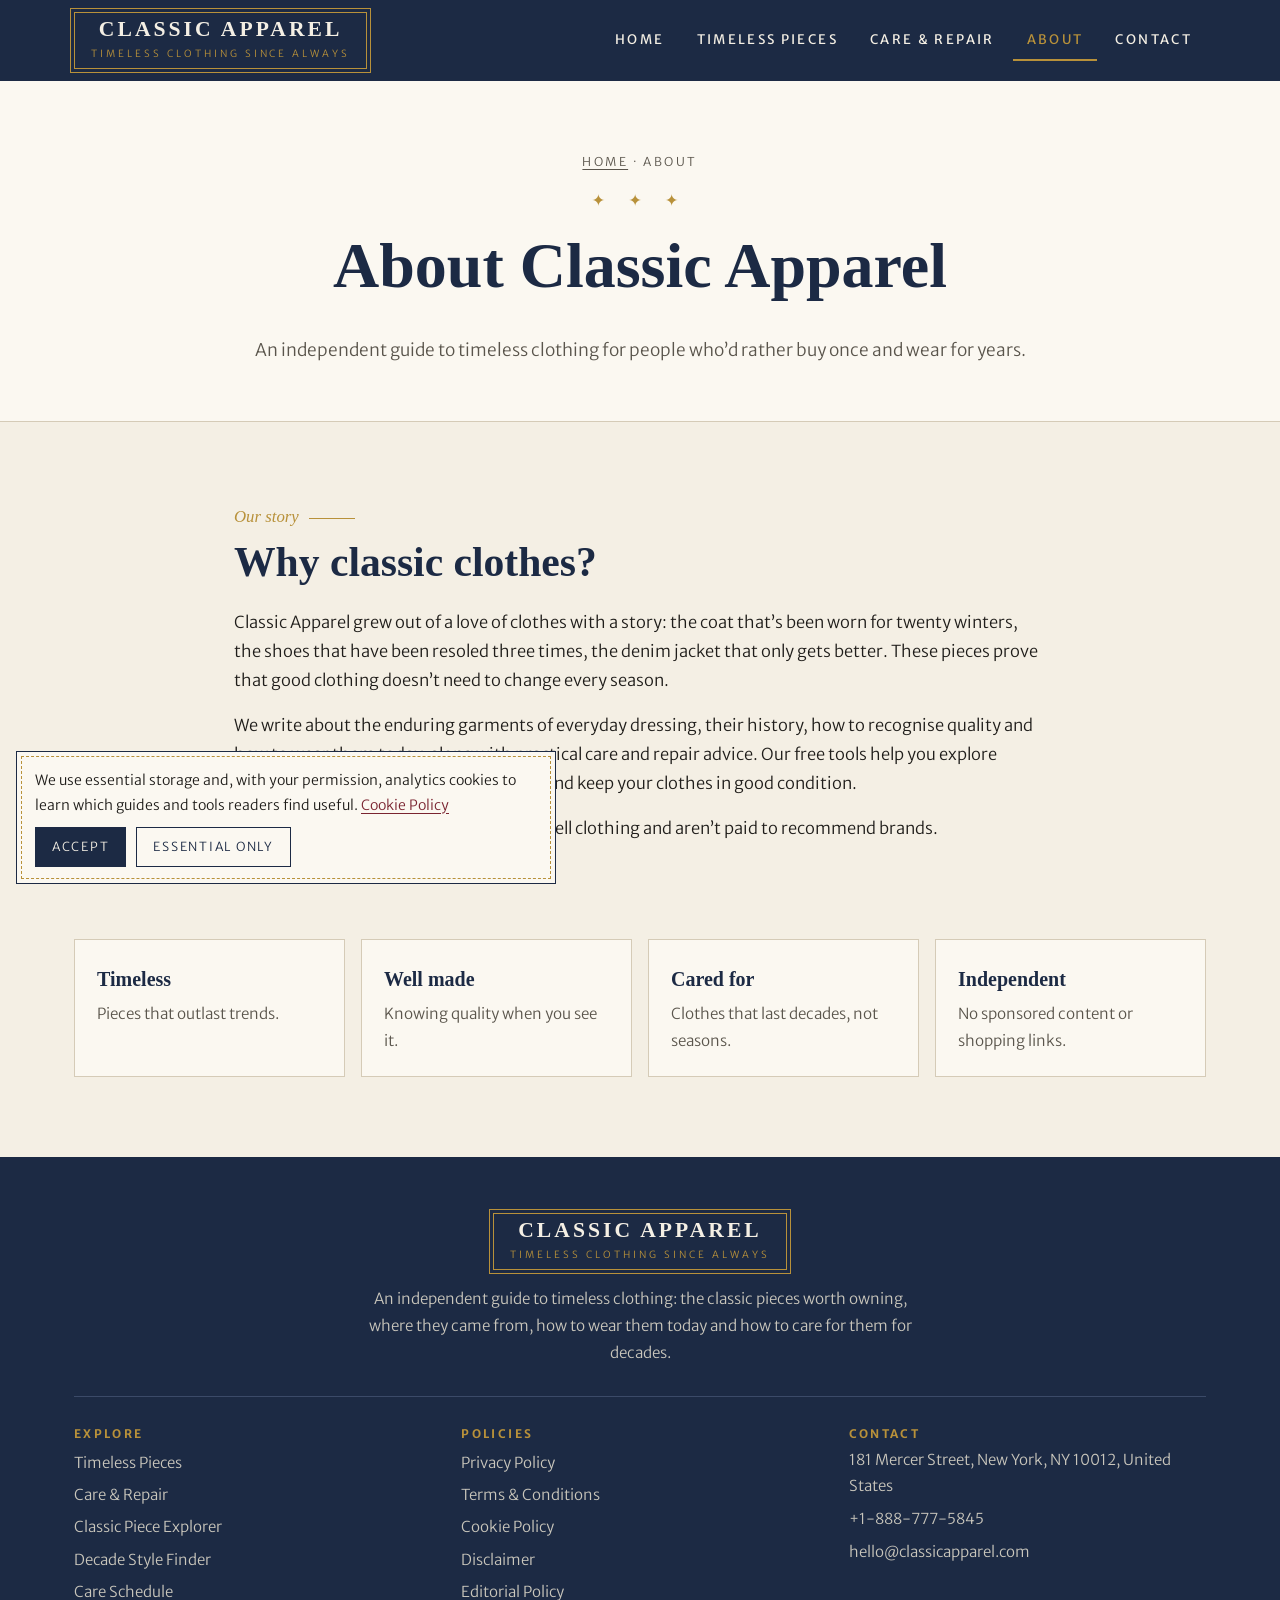
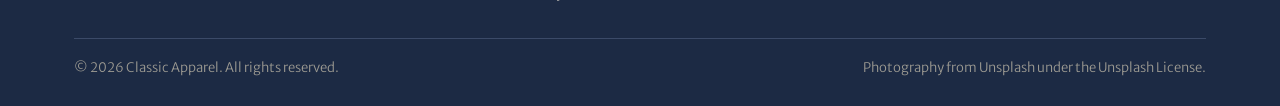
<file: about.html>
<!DOCTYPE html>
<html lang="en">
<head>
<meta charset="UTF-8">
<meta name="viewport" content="width=device-width, initial-scale=1">
<title>About Classic Apparel | Independent Guide to Timeless Clothing</title>
<meta name="description" content="Classic Apparel is an independent guide to timeless clothing, covering classic garments, their history, quality, styling and care.">
<meta name="robots" content="index, follow, max-image-preview:large">
<link rel="canonical" href="https://classicapparel.com/about.html">
<meta property="og:type" content="website"><meta property="og:site_name" content="Classic Apparel">
<meta property="og:title" content="About Classic Apparel | Independent Guide to Timeless Clothing"><meta property="og:description" content="Classic Apparel is an independent guide to timeless clothing, covering classic garments, their history, quality, styling and care.">
<meta property="og:url" content="https://classicapparel.com/about.html"><meta property="og:image" content="https://images.unsplash.com/photo-1627637454030-5ddd536e06e5?auto=format&fit=crop&w=1200&q=75">
<meta name="twitter:card" content="summary_large_image"><meta name="theme-color" content="#1C2A44">
<link rel="icon" href="data:image/svg+xml,%3Csvg xmlns='http://www.w3.org/2000/svg' viewBox='0 0 40 40'%3E%3Crect width='40' height='40' fill='%231C2A44'/%3E%3Crect x='5' y='5' width='30' height='30' fill='none' stroke='%23B8913A' stroke-dasharray='3 2'/%3E%3Ctext x='20' y='26' text-anchor='middle' font-family='Georgia' font-size='16' fill='%23F4EFE4'%3ECA%3C/text%3E%3C/svg%3E">
<link rel="preconnect" href="https://fonts.googleapis.com"><link rel="preconnect" href="https://fonts.gstatic.com" crossorigin><link rel="preconnect" href="https://images.unsplash.com">
<link href="https://fonts.googleapis.com/css2?family=Merriweather+Sans:wght@300;400;700&family=Old+Standard+TT:ital,wght@0,400;0,700;1,400&display=swap" rel="stylesheet">
<link rel="stylesheet" href="assets/css/style.css">
<!-- Google tag (gtag.js) -->
<script async src="https://www.googletagmanager.com/gtag/js?id=G-0LY0HY7L01"></script>
<script>
  window.dataLayer = window.dataLayer || [];
  function gtag(){dataLayer.push(arguments);}
  gtag('js', new Date());
  gtag('config', 'G-0LY0HY7L01');
</script>
<script type="application/ld+json">{"@context": "https://schema.org", "@graph": [{"@type": "Organization", "name": "Classic Apparel", "url": "https://classicapparel.com", "email": "hello@classicapparel.com", "telephone": "+1-888-777-5845", "address": {"@type": "PostalAddress", "streetAddress": "181 Mercer Street", "addressLocality": "New York", "addressRegion": "NY", "postalCode": "10012", "addressCountry": "US"}}, {"@type": "AboutPage", "name": "About Classic Apparel", "url": "https://classicapparel.com/about.html"}]}</script>
</head>
<body>
<a class="skip" href="#main">Skip to content</a>
<header class="hdr">
  <div class="wrap">
    <a class="logo" href="index.html" aria-label="Classic Apparel home"><b>Classic Apparel</b><small>Timeless clothing since always</small></a>
    <nav id="nav" aria-label="Main navigation"><ul class="nav"><li><a href="index.html">Home</a></li><li><a href="timeless-pieces.html">Timeless Pieces</a></li><li><a href="care-and-repair.html">Care &amp; Repair</a></li><li><a href="about.html" aria-current="page">About</a></li><li><a href="contact.html">Contact</a></li></ul></nav>
    <button class="burger" aria-label="Open menu" aria-expanded="false" aria-controls="nav"><span></span><span></span><span></span></button>
  </div>
</header>
<main id="main">
<section class="phd"><div class="wrap"><p class="crumbs"><a href="index.html">Home</a> &middot; About</p><p class="rule" aria-hidden="true">&#10022; &#10022; &#10022;</p><h1>About Classic Apparel</h1><p class="lead">An independent guide to timeless clothing for people who&#8217;d rather buy once and wear for years.</p></div></section>
<section><div class="wrap" style="max-width:860px"><span class="no">Our story</span><h2>Why classic clothes?</h2>
<p>Classic Apparel grew out of a love of clothes with a story: the coat that&#8217;s been worn for twenty winters, the shoes that have been resoled three times, the denim jacket that only gets better. These pieces prove that good clothing doesn&#8217;t need to change every season.</p>
<p>We write about the enduring garments of everyday dressing, their history, how to recognise quality and how to wear them today, along with practical care and repair advice. Our free tools help you explore classics, borrow style from past decades and keep your clothes in good condition.</p>
<p>Classic Apparel is independent. We don&#8217;t sell clothing and aren&#8217;t paid to recommend brands.</p></div></section>
<section style="padding-top:0"><div class="wrap"><div class="vals"><div><b>Timeless</b><p>Pieces that outlast trends.</p></div><div><b>Well made</b><p>Knowing quality when you see it.</p></div><div><b>Cared for</b><p>Clothes that last decades, not seasons.</p></div><div><b>Independent</b><p>No sponsored content or shopping links.</p></div></div></div></section></main>
<footer class="ftr">
  <div class="wrap">
    <div class="mast"><a class="logo" href="index.html"><b>Classic Apparel</b><small>Timeless clothing since always</small></a><p>An independent guide to timeless clothing: the classic pieces worth owning, where they came from, how to wear them today and how to care for them for decades.</p></div>
    <div class="ftr-grid">
      <div><h4>Explore</h4><a href="timeless-pieces.html">Timeless Pieces</a><a href="care-and-repair.html">Care &amp; Repair</a><a href="index.html#explorer">Classic Piece Explorer</a><a href="index.html#decades">Decade Style Finder</a><a href="index.html#care">Care Schedule</a></div>
      <div><h4>Policies</h4><a href="privacy-policy.html">Privacy Policy</a><a href="terms-and-conditions.html">Terms &amp; Conditions</a><a href="cookie-policy.html">Cookie Policy</a><a href="disclaimer.html">Disclaimer</a><a href="editorial-policy.html">Editorial Policy</a></div>
      <div><h4>Contact</h4><p>181 Mercer Street, New York, NY 10012, United States</p><a href="tel:+18887775845">+1-888-777-5845</a><a href="mailto:hello@classicapparel.com">hello@classicapparel.com</a></div>
    </div>
    <div class="ftr-base"><span>&copy; <span id="year">2026</span> Classic Apparel. All rights reserved.</span><span>Photography from Unsplash under the Unsplash License.</span></div>
  </div>
</footer>
<div class="cookie" id="cookie" role="dialog" aria-label="Cookie notice"><p>We use essential storage and, with your permission, analytics cookies to learn which guides and tools readers find useful. <a href="cookie-policy.html">Cookie Policy</a></p><button class="y" data-cookie="accepted">Accept</button><button data-cookie="declined">Essential only</button></div>
<script src="assets/js/main.js" defer></script>
</body>
</html>
</file>
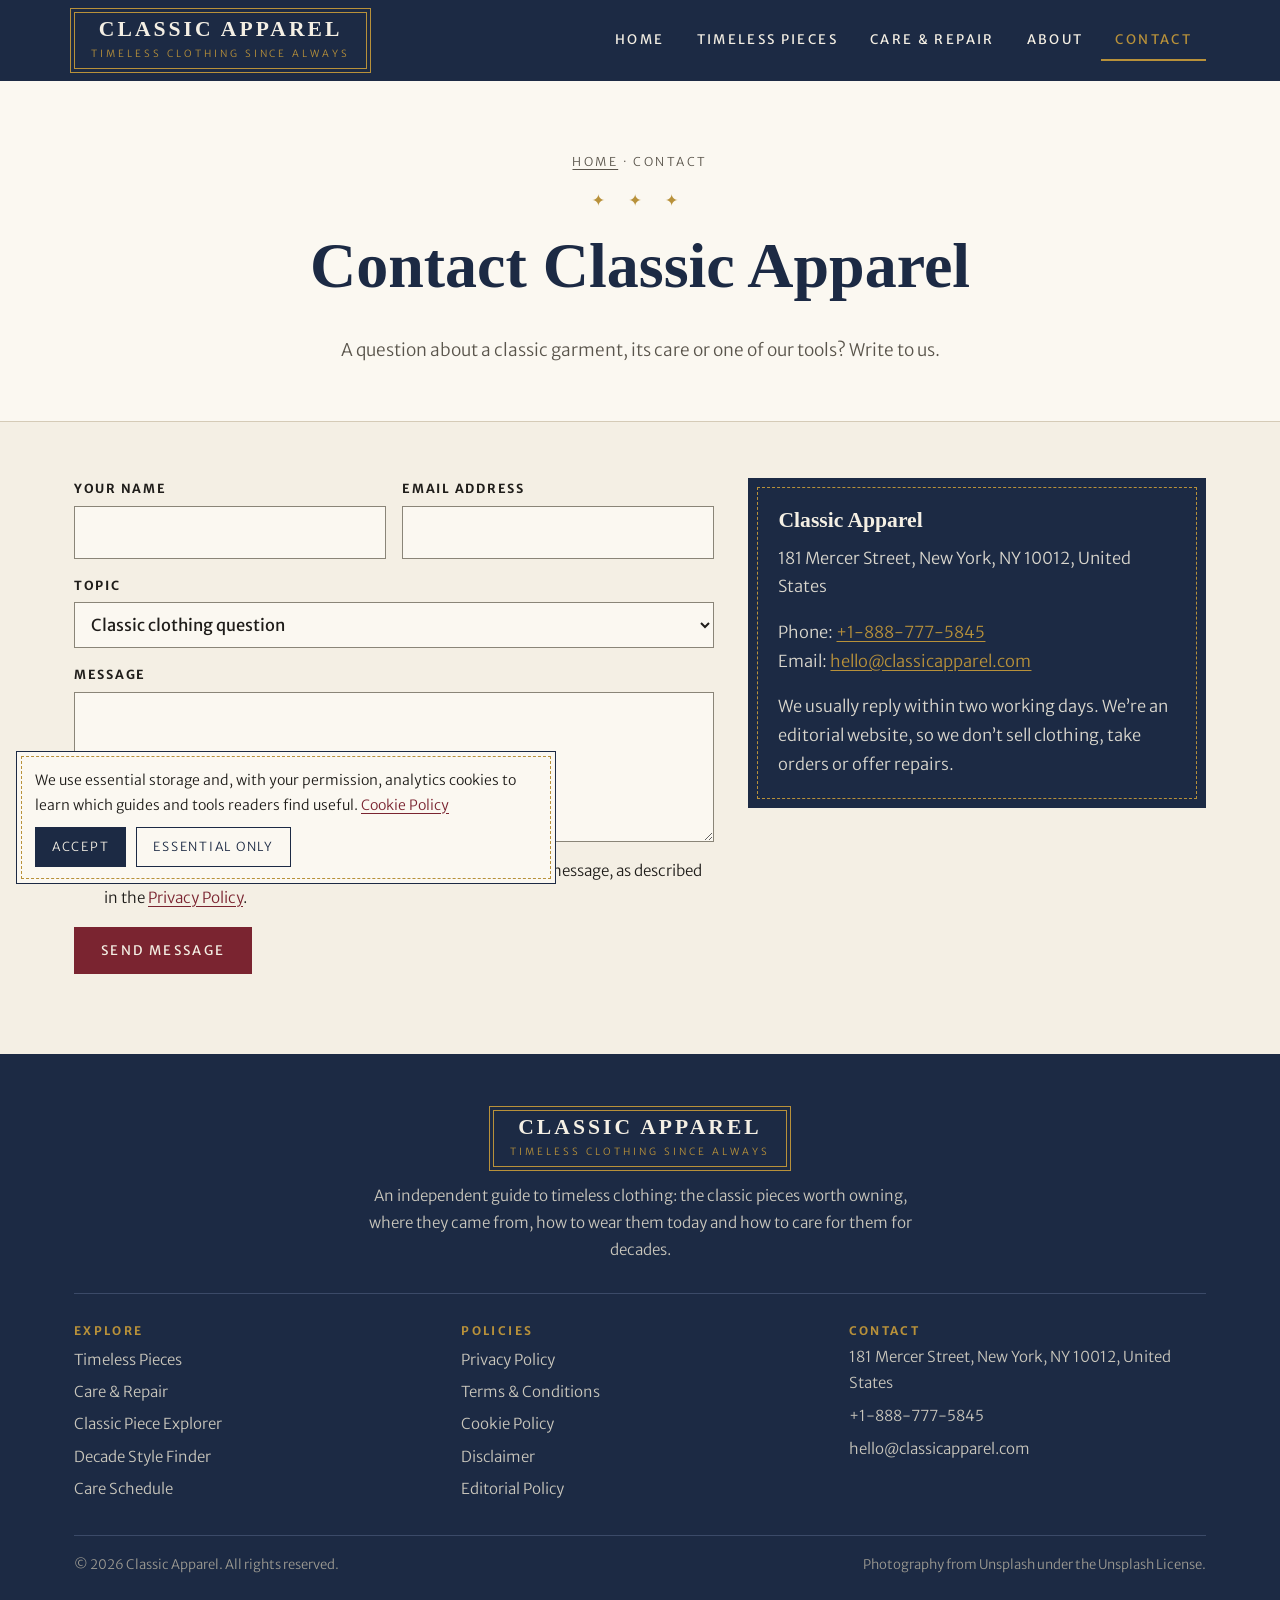
<file: contact.html>
<!DOCTYPE html>
<html lang="en">
<head>
<meta charset="UTF-8">
<meta name="viewport" content="width=device-width, initial-scale=1">
<title>Contact Classic Apparel | Classic Clothing Questions</title>
<meta name="description" content="Contact Classic Apparel with questions about timeless clothing, care and repairs. 181 Mercer Street, New York, NY 10012. Phone +1-888-777-5845.">
<meta name="robots" content="index, follow, max-image-preview:large">
<link rel="canonical" href="https://classicapparel.com/contact.html">
<meta property="og:type" content="website"><meta property="og:site_name" content="Classic Apparel">
<meta property="og:title" content="Contact Classic Apparel | Classic Clothing Questions"><meta property="og:description" content="Contact Classic Apparel with questions about timeless clothing, care and repairs. 181 Mercer Street, New York, NY 10012. Phone +1-888-777-5845.">
<meta property="og:url" content="https://classicapparel.com/contact.html"><meta property="og:image" content="https://images.unsplash.com/photo-1627637454030-5ddd536e06e5?auto=format&fit=crop&w=1200&q=75">
<meta name="twitter:card" content="summary_large_image"><meta name="theme-color" content="#1C2A44">
<link rel="icon" href="data:image/svg+xml,%3Csvg xmlns='http://www.w3.org/2000/svg' viewBox='0 0 40 40'%3E%3Crect width='40' height='40' fill='%231C2A44'/%3E%3Crect x='5' y='5' width='30' height='30' fill='none' stroke='%23B8913A' stroke-dasharray='3 2'/%3E%3Ctext x='20' y='26' text-anchor='middle' font-family='Georgia' font-size='16' fill='%23F4EFE4'%3ECA%3C/text%3E%3C/svg%3E">
<link rel="preconnect" href="https://fonts.googleapis.com"><link rel="preconnect" href="https://fonts.gstatic.com" crossorigin><link rel="preconnect" href="https://images.unsplash.com">
<link href="https://fonts.googleapis.com/css2?family=Merriweather+Sans:wght@300;400;700&family=Old+Standard+TT:ital,wght@0,400;0,700;1,400&display=swap" rel="stylesheet">
<link rel="stylesheet" href="assets/css/style.css">
<!-- Google tag (gtag.js) -->
<script async src="https://www.googletagmanager.com/gtag/js?id=G-0LY0HY7L01"></script>
<script>
  window.dataLayer = window.dataLayer || [];
  function gtag(){dataLayer.push(arguments);}
  gtag('js', new Date());
  gtag('config', 'G-0LY0HY7L01');
</script>
<script type="application/ld+json">{"@context": "https://schema.org", "@graph": [{"@type": "Organization", "name": "Classic Apparel", "url": "https://classicapparel.com", "email": "hello@classicapparel.com", "telephone": "+1-888-777-5845", "address": {"@type": "PostalAddress", "streetAddress": "181 Mercer Street", "addressLocality": "New York", "addressRegion": "NY", "postalCode": "10012", "addressCountry": "US"}}, {"@type": "ContactPage", "name": "Contact Classic Apparel", "url": "https://classicapparel.com/contact.html"}]}</script>
</head>
<body>
<a class="skip" href="#main">Skip to content</a>
<header class="hdr">
  <div class="wrap">
    <a class="logo" href="index.html" aria-label="Classic Apparel home"><b>Classic Apparel</b><small>Timeless clothing since always</small></a>
    <nav id="nav" aria-label="Main navigation"><ul class="nav"><li><a href="index.html">Home</a></li><li><a href="timeless-pieces.html">Timeless Pieces</a></li><li><a href="care-and-repair.html">Care &amp; Repair</a></li><li><a href="about.html">About</a></li><li><a href="contact.html" aria-current="page">Contact</a></li></ul></nav>
    <button class="burger" aria-label="Open menu" aria-expanded="false" aria-controls="nav"><span></span><span></span><span></span></button>
  </div>
</header>
<main id="main">
<section class="phd"><div class="wrap"><p class="crumbs"><a href="index.html">Home</a> &middot; Contact</p><p class="rule" aria-hidden="true">&#10022; &#10022; &#10022;</p><h1>Contact Classic Apparel</h1><p class="lead">A question about a classic garment, its care or one of our tools? Write to us.</p></div></section>
<div class="wrap"><section class="contact">
  <div><form id="cform" data-to="hello@classicapparel.com" novalidate>
      <div class="two"><div class="fld"><label for="name">Your name</label><input type="text" id="name" name="name" required autocomplete="name"></div>
      <div class="fld"><label for="email">Email address</label><input id="email" name="email" type="email" required autocomplete="email"></div></div>
      <div class="fld"><label for="topic">Topic</label><select id="topic" name="topic"><option>Classic clothing question</option><option>Care or repair question</option><option>Tool feedback</option><option>Correction</option><option>Something else</option></select></div>
      <div class="fld"><label for="message">Message</label><textarea id="message" name="message" required></textarea></div>
      <div class="hp" aria-hidden="true"><label for="website">Website</label><input type="text" id="website" name="website" tabindex="-1" autocomplete="off"></div>
      <div class="fld agree"><input id="agree" type="checkbox" required><label for="agree">I agree that Classic Apparel may use these details to reply to my message, as described in the <a href="privacy-policy.html">Privacy Policy</a>.</label></div>
      <button class="btn" type="submit">Send message</button><p class="fm" id="fm" hidden></p>
  </form></div>
  <aside class="cbox"><h3>Classic Apparel</h3><p>181 Mercer Street, New York, NY 10012, United States</p><p style="margin-top:10px">Phone: <a href="tel:+18887775845">+1-888-777-5845</a><br>Email: <a href="mailto:hello@classicapparel.com">hello@classicapparel.com</a></p><p style="margin:10px 0 0">We usually reply within two working days. We&#8217;re an editorial website, so we don&#8217;t sell clothing, take orders or offer repairs.</p></aside>
</section></div></main>
<footer class="ftr">
  <div class="wrap">
    <div class="mast"><a class="logo" href="index.html"><b>Classic Apparel</b><small>Timeless clothing since always</small></a><p>An independent guide to timeless clothing: the classic pieces worth owning, where they came from, how to wear them today and how to care for them for decades.</p></div>
    <div class="ftr-grid">
      <div><h4>Explore</h4><a href="timeless-pieces.html">Timeless Pieces</a><a href="care-and-repair.html">Care &amp; Repair</a><a href="index.html#explorer">Classic Piece Explorer</a><a href="index.html#decades">Decade Style Finder</a><a href="index.html#care">Care Schedule</a></div>
      <div><h4>Policies</h4><a href="privacy-policy.html">Privacy Policy</a><a href="terms-and-conditions.html">Terms &amp; Conditions</a><a href="cookie-policy.html">Cookie Policy</a><a href="disclaimer.html">Disclaimer</a><a href="editorial-policy.html">Editorial Policy</a></div>
      <div><h4>Contact</h4><p>181 Mercer Street, New York, NY 10012, United States</p><a href="tel:+18887775845">+1-888-777-5845</a><a href="mailto:hello@classicapparel.com">hello@classicapparel.com</a></div>
    </div>
    <div class="ftr-base"><span>&copy; <span id="year">2026</span> Classic Apparel. All rights reserved.</span><span>Photography from Unsplash under the Unsplash License.</span></div>
  </div>
</footer>
<div class="cookie" id="cookie" role="dialog" aria-label="Cookie notice"><p>We use essential storage and, with your permission, analytics cookies to learn which guides and tools readers find useful. <a href="cookie-policy.html">Cookie Policy</a></p><button class="y" data-cookie="accepted">Accept</button><button data-cookie="declined">Essential only</button></div>
<script src="assets/js/main.js" defer></script>
</body>
</html>
</file>
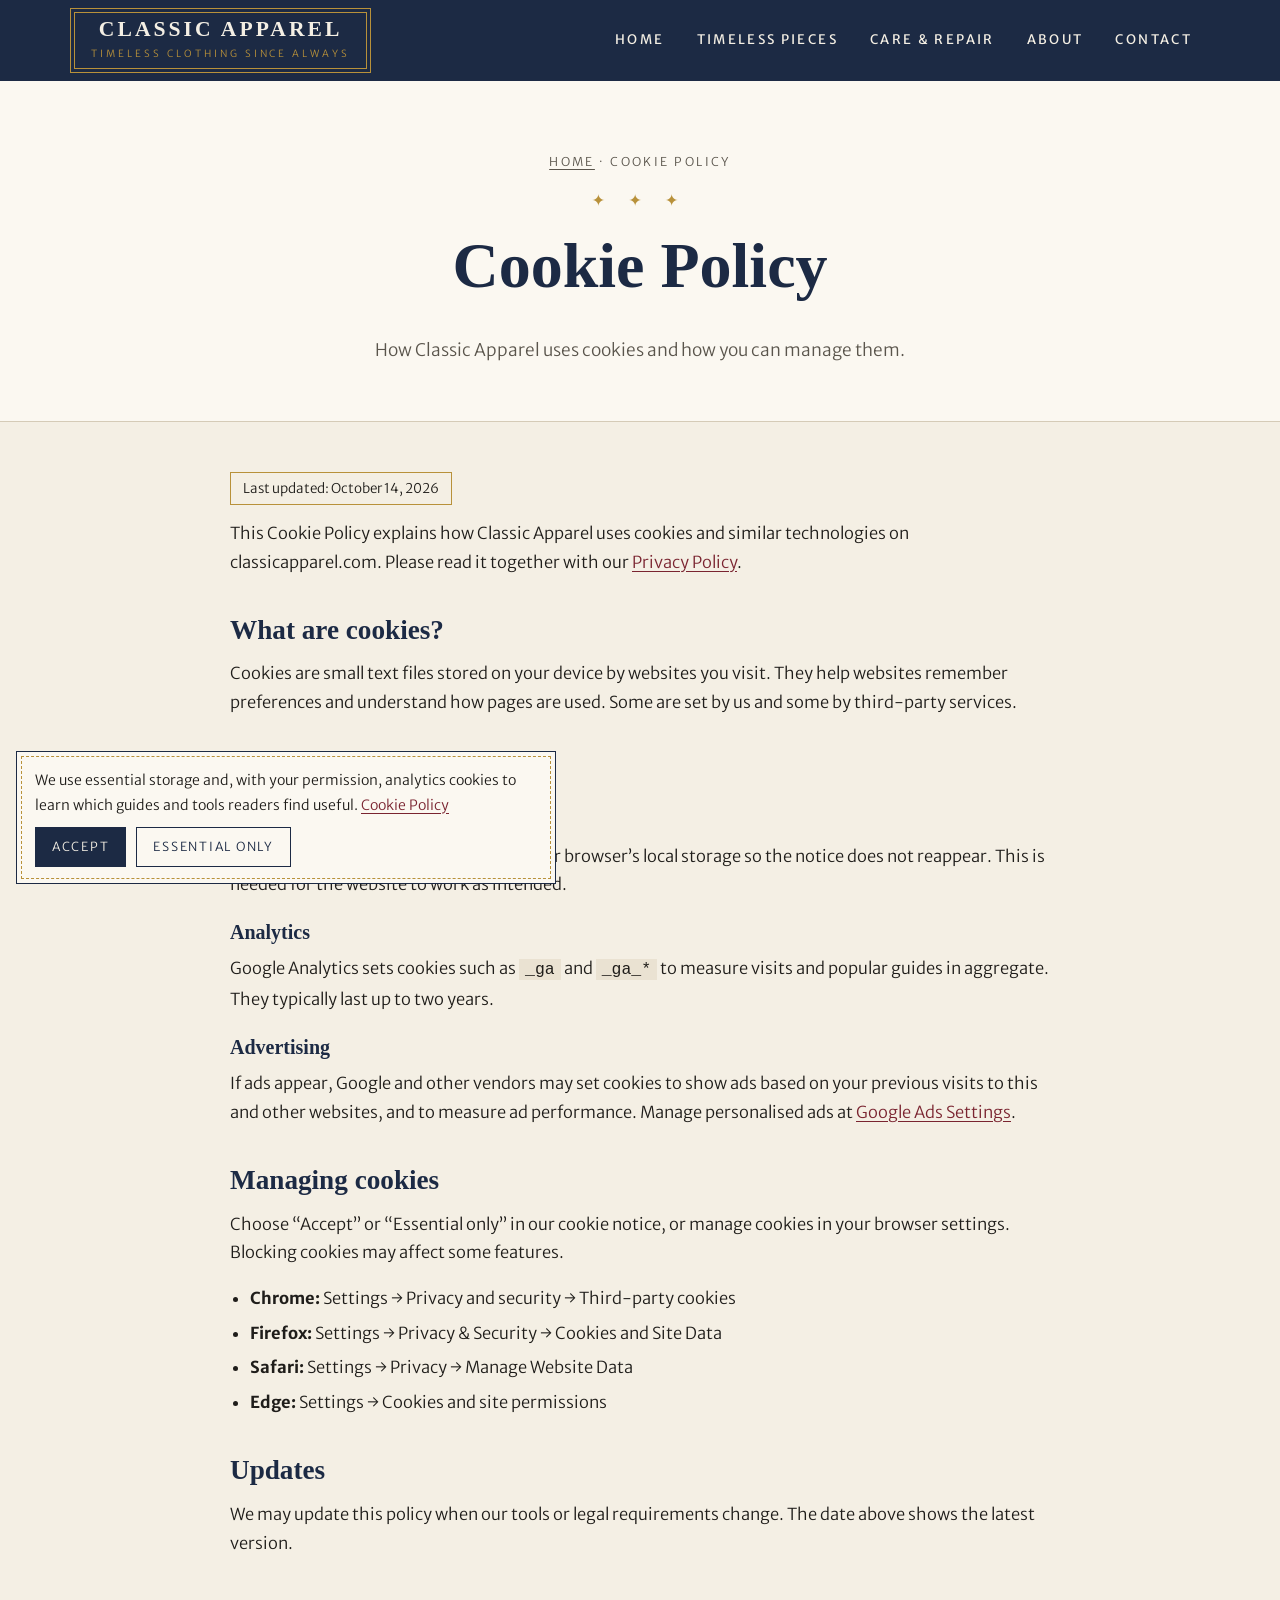
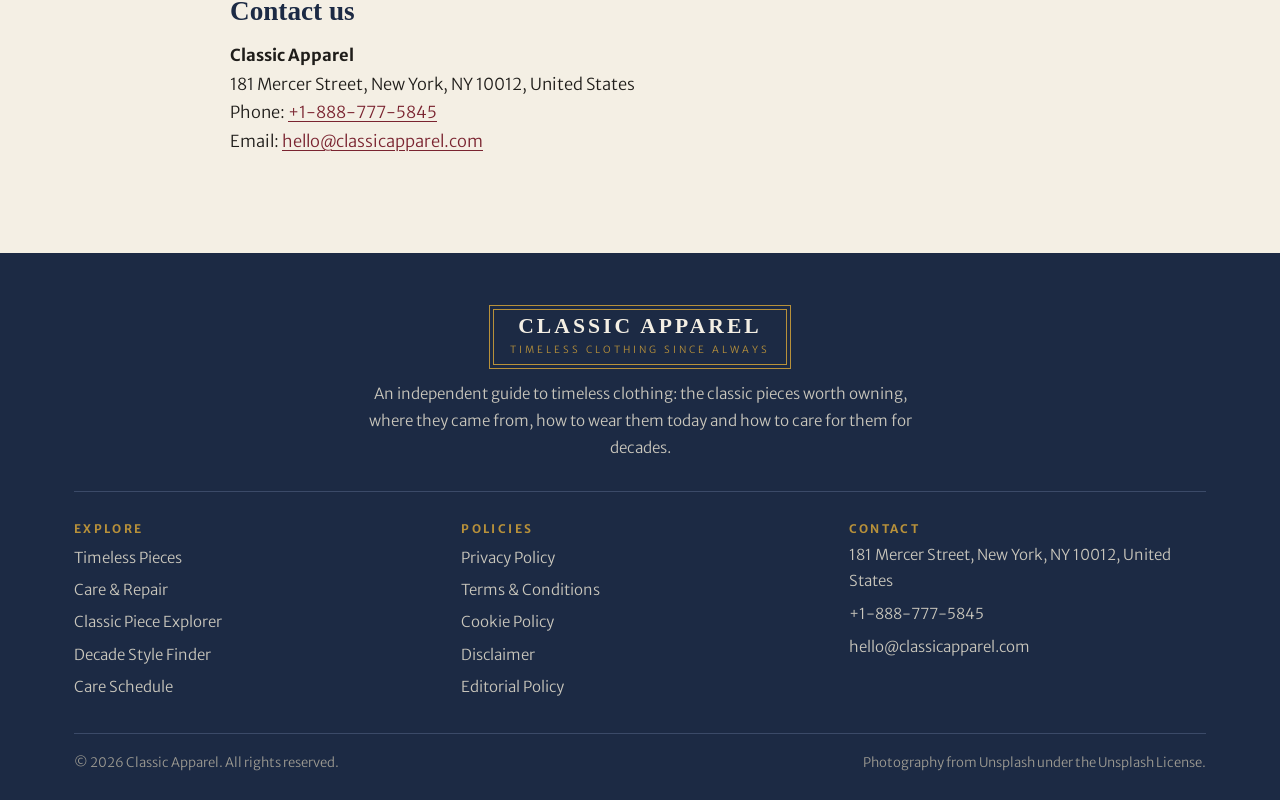
<file: cookie-policy.html>
<!DOCTYPE html>
<html lang="en">
<head>
<meta charset="UTF-8">
<meta name="viewport" content="width=device-width, initial-scale=1">
<title>Cookie Policy | Classic Apparel</title>
<meta name="description" content="Learn which essential, analytics and advertising cookies Classic Apparel uses and how to manage or block cookies in your browser.">
<meta name="robots" content="index, follow, max-image-preview:large">
<link rel="canonical" href="https://classicapparel.com/cookie-policy.html">
<meta property="og:type" content="website"><meta property="og:site_name" content="Classic Apparel">
<meta property="og:title" content="Cookie Policy | Classic Apparel"><meta property="og:description" content="Learn which essential, analytics and advertising cookies Classic Apparel uses and how to manage or block cookies in your browser.">
<meta property="og:url" content="https://classicapparel.com/cookie-policy.html"><meta property="og:image" content="https://images.unsplash.com/photo-1627637454030-5ddd536e06e5?auto=format&fit=crop&w=1200&q=75">
<meta name="twitter:card" content="summary_large_image"><meta name="theme-color" content="#1C2A44">
<link rel="icon" href="data:image/svg+xml,%3Csvg xmlns='http://www.w3.org/2000/svg' viewBox='0 0 40 40'%3E%3Crect width='40' height='40' fill='%231C2A44'/%3E%3Crect x='5' y='5' width='30' height='30' fill='none' stroke='%23B8913A' stroke-dasharray='3 2'/%3E%3Ctext x='20' y='26' text-anchor='middle' font-family='Georgia' font-size='16' fill='%23F4EFE4'%3ECA%3C/text%3E%3C/svg%3E">
<link rel="preconnect" href="https://fonts.googleapis.com"><link rel="preconnect" href="https://fonts.gstatic.com" crossorigin><link rel="preconnect" href="https://images.unsplash.com">
<link href="https://fonts.googleapis.com/css2?family=Merriweather+Sans:wght@300;400;700&family=Old+Standard+TT:ital,wght@0,400;0,700;1,400&display=swap" rel="stylesheet">
<link rel="stylesheet" href="assets/css/style.css">
<!-- Google tag (gtag.js) -->
<script async src="https://www.googletagmanager.com/gtag/js?id=G-0LY0HY7L01"></script>
<script>
  window.dataLayer = window.dataLayer || [];
  function gtag(){dataLayer.push(arguments);}
  gtag('js', new Date());
  gtag('config', 'G-0LY0HY7L01');
</script>

</head>
<body>
<a class="skip" href="#main">Skip to content</a>
<header class="hdr">
  <div class="wrap">
    <a class="logo" href="index.html" aria-label="Classic Apparel home"><b>Classic Apparel</b><small>Timeless clothing since always</small></a>
    <nav id="nav" aria-label="Main navigation"><ul class="nav"><li><a href="index.html">Home</a></li><li><a href="timeless-pieces.html">Timeless Pieces</a></li><li><a href="care-and-repair.html">Care &amp; Repair</a></li><li><a href="about.html">About</a></li><li><a href="contact.html">Contact</a></li></ul></nav>
    <button class="burger" aria-label="Open menu" aria-expanded="false" aria-controls="nav"><span></span><span></span><span></span></button>
  </div>
</header>
<main id="main">
<section class="phd"><div class="wrap"><p class="crumbs"><a href="index.html">Home</a> &middot; Cookie Policy</p><p class="rule" aria-hidden="true">&#10022; &#10022; &#10022;</p><h1>Cookie Policy</h1><p class="lead">How Classic Apparel uses cookies and how you can manage them.</p></div></section><div class="wrap"><article class="prose"><p class="upd">Last updated: October 14, 2026</p>
<p>This Cookie Policy explains how Classic Apparel uses cookies and similar technologies on classicapparel.com. Please read it together with our <a href="privacy-policy.html">Privacy Policy</a>.</p>
<h2>What are cookies?</h2>
<p>Cookies are small text files stored on your device by websites you visit. They help websites remember preferences and understand how pages are used. Some are set by us and some by third-party services.</p>
<h2>Cookies we use</h2>
<h3>Essential</h3>
<p>We store your cookie-notice choice in your browser&#8217;s local storage so the notice does not reappear. This is needed for the website to work as intended.</p>
<h3>Analytics</h3>
<p>Google Analytics sets cookies such as <code>_ga</code> and <code>_ga_*</code> to measure visits and popular guides in aggregate. They typically last up to two years.</p>
<h3>Advertising</h3>
<p>If ads appear, Google and other vendors may set cookies to show ads based on your previous visits to this and other websites, and to measure ad performance. Manage personalised ads at <a href="https://www.google.com/settings/ads" target="_blank" rel="noopener">Google Ads Settings</a>.</p>
<h2>Managing cookies</h2>
<p>Choose &ldquo;Accept&rdquo; or &ldquo;Essential only&rdquo; in our cookie notice, or manage cookies in your browser settings. Blocking cookies may affect some features.</p>
<ul><li><strong>Chrome:</strong> Settings &rarr; Privacy and security &rarr; Third-party cookies</li><li><strong>Firefox:</strong> Settings &rarr; Privacy &amp; Security &rarr; Cookies and Site Data</li><li><strong>Safari:</strong> Settings &rarr; Privacy &rarr; Manage Website Data</li><li><strong>Edge:</strong> Settings &rarr; Cookies and site permissions</li></ul>
<h2>Updates</h2>
<p>We may update this policy when our tools or legal requirements change. The date above shows the latest version.</p><h2>Contact us</h2><p><strong>Classic Apparel</strong><br>181 Mercer Street, New York, NY 10012, United States<br>Phone: <a href="tel:+18887775845">+1-888-777-5845</a><br>Email: <a href="mailto:hello@classicapparel.com">hello@classicapparel.com</a></p></article></div></main>
<footer class="ftr">
  <div class="wrap">
    <div class="mast"><a class="logo" href="index.html"><b>Classic Apparel</b><small>Timeless clothing since always</small></a><p>An independent guide to timeless clothing: the classic pieces worth owning, where they came from, how to wear them today and how to care for them for decades.</p></div>
    <div class="ftr-grid">
      <div><h4>Explore</h4><a href="timeless-pieces.html">Timeless Pieces</a><a href="care-and-repair.html">Care &amp; Repair</a><a href="index.html#explorer">Classic Piece Explorer</a><a href="index.html#decades">Decade Style Finder</a><a href="index.html#care">Care Schedule</a></div>
      <div><h4>Policies</h4><a href="privacy-policy.html">Privacy Policy</a><a href="terms-and-conditions.html">Terms &amp; Conditions</a><a href="cookie-policy.html">Cookie Policy</a><a href="disclaimer.html">Disclaimer</a><a href="editorial-policy.html">Editorial Policy</a></div>
      <div><h4>Contact</h4><p>181 Mercer Street, New York, NY 10012, United States</p><a href="tel:+18887775845">+1-888-777-5845</a><a href="mailto:hello@classicapparel.com">hello@classicapparel.com</a></div>
    </div>
    <div class="ftr-base"><span>&copy; <span id="year">2026</span> Classic Apparel. All rights reserved.</span><span>Photography from Unsplash under the Unsplash License.</span></div>
  </div>
</footer>
<div class="cookie" id="cookie" role="dialog" aria-label="Cookie notice"><p>We use essential storage and, with your permission, analytics cookies to learn which guides and tools readers find useful. <a href="cookie-policy.html">Cookie Policy</a></p><button class="y" data-cookie="accepted">Accept</button><button data-cookie="declined">Essential only</button></div>
<script src="assets/js/main.js" defer></script>
</body>
</html>
</file>
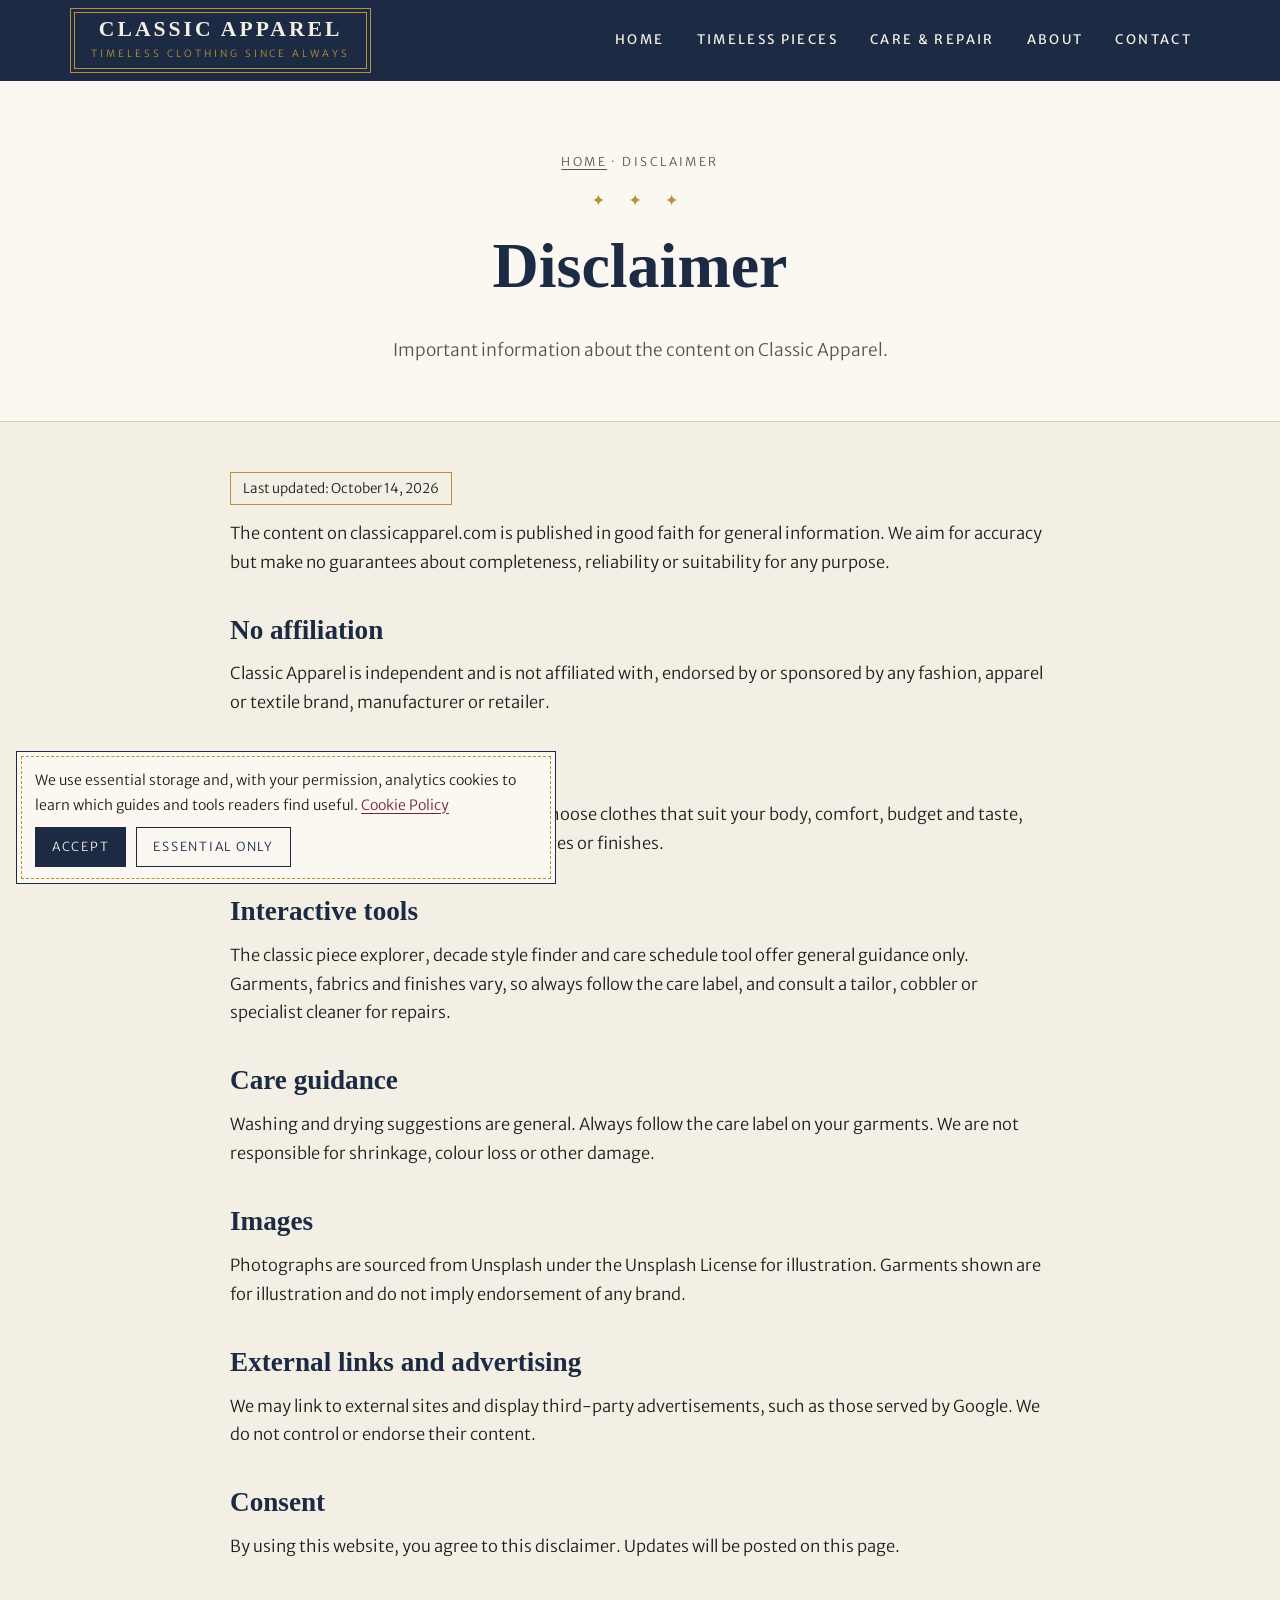
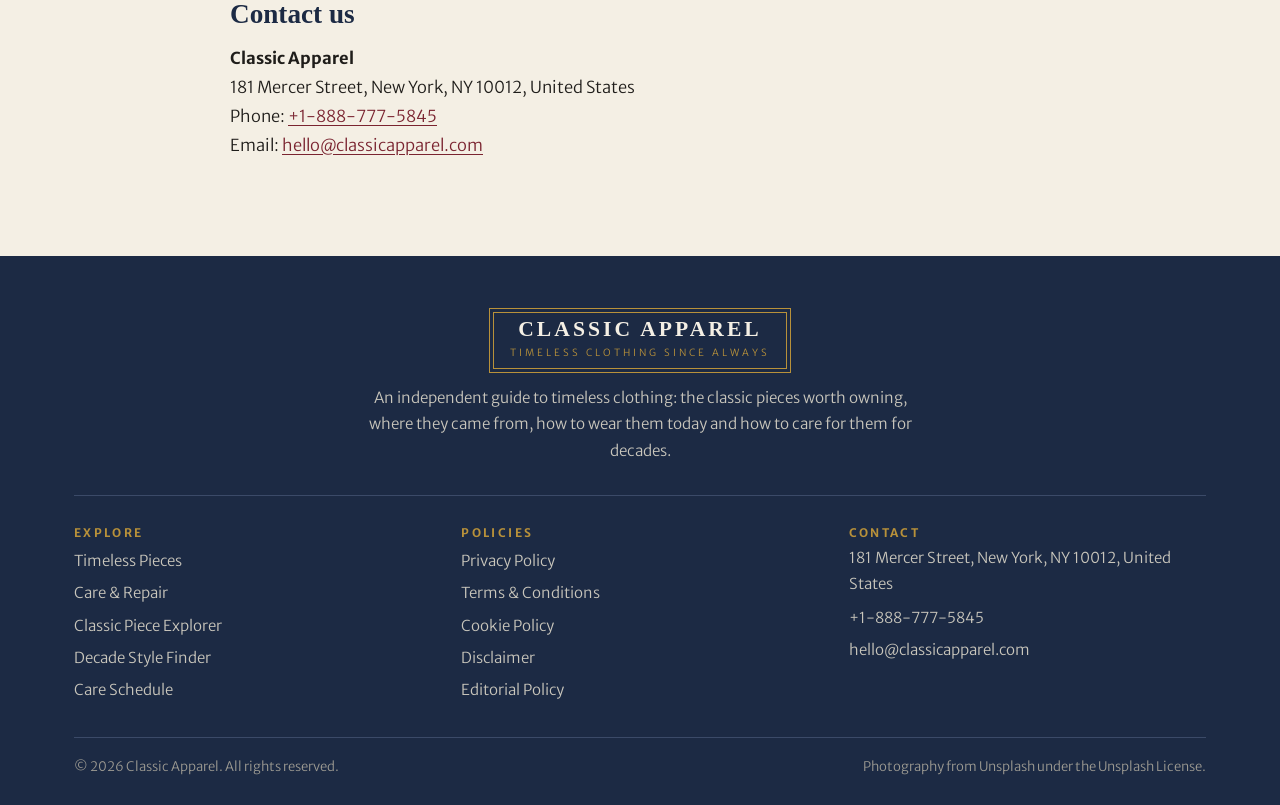
<file: disclaimer.html>
<!DOCTYPE html>
<html lang="en">
<head>
<meta charset="UTF-8">
<meta name="viewport" content="width=device-width, initial-scale=1">
<title>Disclaimer | Classic Apparel</title>
<meta name="description" content="The Classic Apparel disclaimer: general information, no affiliation, personal style, tool estimates, care guidance, images, links and advertising.">
<meta name="robots" content="index, follow, max-image-preview:large">
<link rel="canonical" href="https://classicapparel.com/disclaimer.html">
<meta property="og:type" content="website"><meta property="og:site_name" content="Classic Apparel">
<meta property="og:title" content="Disclaimer | Classic Apparel"><meta property="og:description" content="The Classic Apparel disclaimer: general information, no affiliation, personal style, tool estimates, care guidance, images, links and advertising.">
<meta property="og:url" content="https://classicapparel.com/disclaimer.html"><meta property="og:image" content="https://images.unsplash.com/photo-1627637454030-5ddd536e06e5?auto=format&fit=crop&w=1200&q=75">
<meta name="twitter:card" content="summary_large_image"><meta name="theme-color" content="#1C2A44">
<link rel="icon" href="data:image/svg+xml,%3Csvg xmlns='http://www.w3.org/2000/svg' viewBox='0 0 40 40'%3E%3Crect width='40' height='40' fill='%231C2A44'/%3E%3Crect x='5' y='5' width='30' height='30' fill='none' stroke='%23B8913A' stroke-dasharray='3 2'/%3E%3Ctext x='20' y='26' text-anchor='middle' font-family='Georgia' font-size='16' fill='%23F4EFE4'%3ECA%3C/text%3E%3C/svg%3E">
<link rel="preconnect" href="https://fonts.googleapis.com"><link rel="preconnect" href="https://fonts.gstatic.com" crossorigin><link rel="preconnect" href="https://images.unsplash.com">
<link href="https://fonts.googleapis.com/css2?family=Merriweather+Sans:wght@300;400;700&family=Old+Standard+TT:ital,wght@0,400;0,700;1,400&display=swap" rel="stylesheet">
<link rel="stylesheet" href="assets/css/style.css">
<!-- Google tag (gtag.js) -->
<script async src="https://www.googletagmanager.com/gtag/js?id=G-0LY0HY7L01"></script>
<script>
  window.dataLayer = window.dataLayer || [];
  function gtag(){dataLayer.push(arguments);}
  gtag('js', new Date());
  gtag('config', 'G-0LY0HY7L01');
</script>

</head>
<body>
<a class="skip" href="#main">Skip to content</a>
<header class="hdr">
  <div class="wrap">
    <a class="logo" href="index.html" aria-label="Classic Apparel home"><b>Classic Apparel</b><small>Timeless clothing since always</small></a>
    <nav id="nav" aria-label="Main navigation"><ul class="nav"><li><a href="index.html">Home</a></li><li><a href="timeless-pieces.html">Timeless Pieces</a></li><li><a href="care-and-repair.html">Care &amp; Repair</a></li><li><a href="about.html">About</a></li><li><a href="contact.html">Contact</a></li></ul></nav>
    <button class="burger" aria-label="Open menu" aria-expanded="false" aria-controls="nav"><span></span><span></span><span></span></button>
  </div>
</header>
<main id="main">
<section class="phd"><div class="wrap"><p class="crumbs"><a href="index.html">Home</a> &middot; Disclaimer</p><p class="rule" aria-hidden="true">&#10022; &#10022; &#10022;</p><h1>Disclaimer</h1><p class="lead">Important information about the content on Classic Apparel.</p></div></section><div class="wrap"><article class="prose"><p class="upd">Last updated: October 14, 2026</p>
<p>The content on classicapparel.com is published in good faith for general information. We aim for accuracy but make no guarantees about completeness, reliability or suitability for any purpose.</p>
<h2>No affiliation</h2>
<p>Classic Apparel is independent and is not affiliated with, endorsed by or sponsored by any fashion, apparel or textile brand, manufacturer or retailer.</p>
<h2>Personal style</h2>
<p>Styling suggestions are ideas, not rules. Choose clothes that suit your body, comfort, budget and taste, and consider sensitivities to particular fibres or finishes.</p>
<h2>Interactive tools</h2>
<p>The classic piece explorer, decade style finder and care schedule tool offer general guidance only. Garments, fabrics and finishes vary, so always follow the care label, and consult a tailor, cobbler or specialist cleaner for repairs.</p>
<h2>Care guidance</h2>
<p>Washing and drying suggestions are general. Always follow the care label on your garments. We are not responsible for shrinkage, colour loss or other damage.</p>
<h2>Images</h2>
<p>Photographs are sourced from Unsplash under the Unsplash License for illustration. Garments shown are for illustration and do not imply endorsement of any brand.</p>
<h2>External links and advertising</h2>
<p>We may link to external sites and display third-party advertisements, such as those served by Google. We do not control or endorse their content.</p>
<h2>Consent</h2>
<p>By using this website, you agree to this disclaimer. Updates will be posted on this page.</p><h2>Contact us</h2><p><strong>Classic Apparel</strong><br>181 Mercer Street, New York, NY 10012, United States<br>Phone: <a href="tel:+18887775845">+1-888-777-5845</a><br>Email: <a href="mailto:hello@classicapparel.com">hello@classicapparel.com</a></p></article></div></main>
<footer class="ftr">
  <div class="wrap">
    <div class="mast"><a class="logo" href="index.html"><b>Classic Apparel</b><small>Timeless clothing since always</small></a><p>An independent guide to timeless clothing: the classic pieces worth owning, where they came from, how to wear them today and how to care for them for decades.</p></div>
    <div class="ftr-grid">
      <div><h4>Explore</h4><a href="timeless-pieces.html">Timeless Pieces</a><a href="care-and-repair.html">Care &amp; Repair</a><a href="index.html#explorer">Classic Piece Explorer</a><a href="index.html#decades">Decade Style Finder</a><a href="index.html#care">Care Schedule</a></div>
      <div><h4>Policies</h4><a href="privacy-policy.html">Privacy Policy</a><a href="terms-and-conditions.html">Terms &amp; Conditions</a><a href="cookie-policy.html">Cookie Policy</a><a href="disclaimer.html">Disclaimer</a><a href="editorial-policy.html">Editorial Policy</a></div>
      <div><h4>Contact</h4><p>181 Mercer Street, New York, NY 10012, United States</p><a href="tel:+18887775845">+1-888-777-5845</a><a href="mailto:hello@classicapparel.com">hello@classicapparel.com</a></div>
    </div>
    <div class="ftr-base"><span>&copy; <span id="year">2026</span> Classic Apparel. All rights reserved.</span><span>Photography from Unsplash under the Unsplash License.</span></div>
  </div>
</footer>
<div class="cookie" id="cookie" role="dialog" aria-label="Cookie notice"><p>We use essential storage and, with your permission, analytics cookies to learn which guides and tools readers find useful. <a href="cookie-policy.html">Cookie Policy</a></p><button class="y" data-cookie="accepted">Accept</button><button data-cookie="declined">Essential only</button></div>
<script src="assets/js/main.js" defer></script>
</body>
</html>
</file>
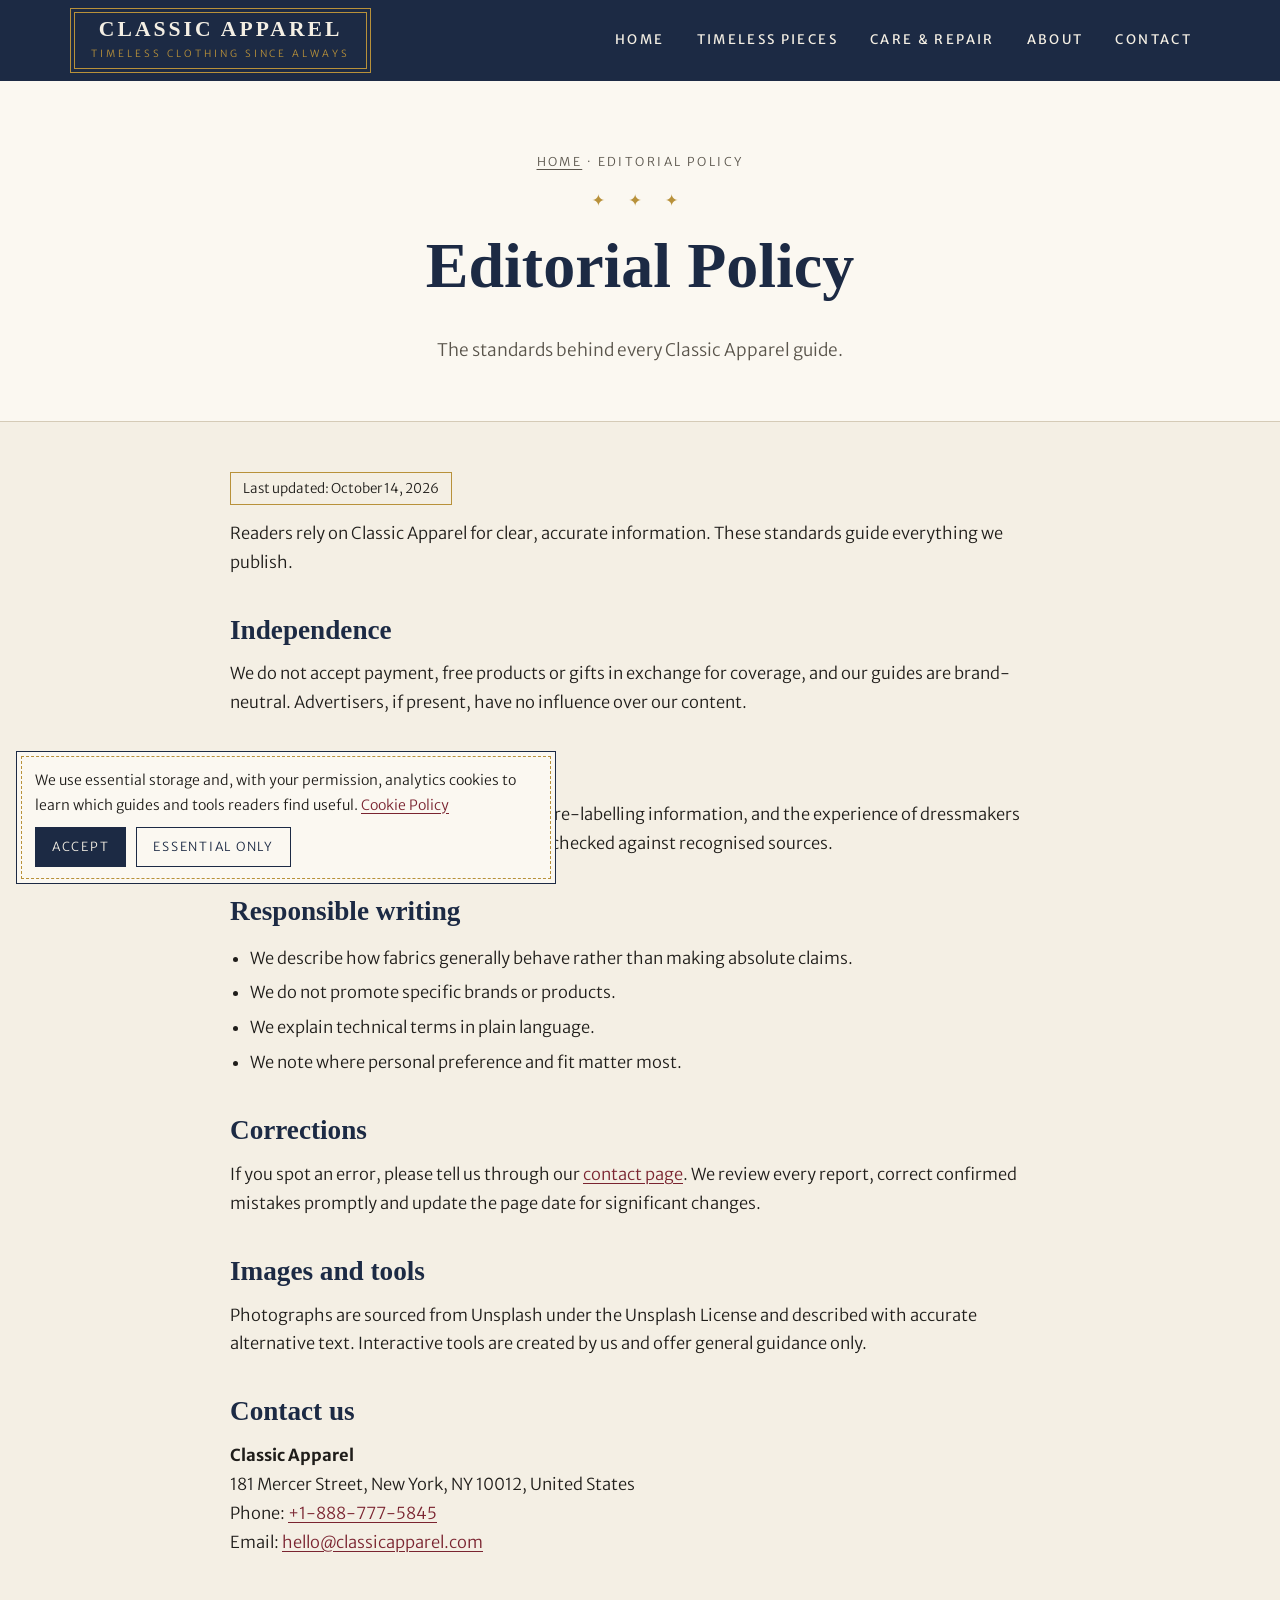
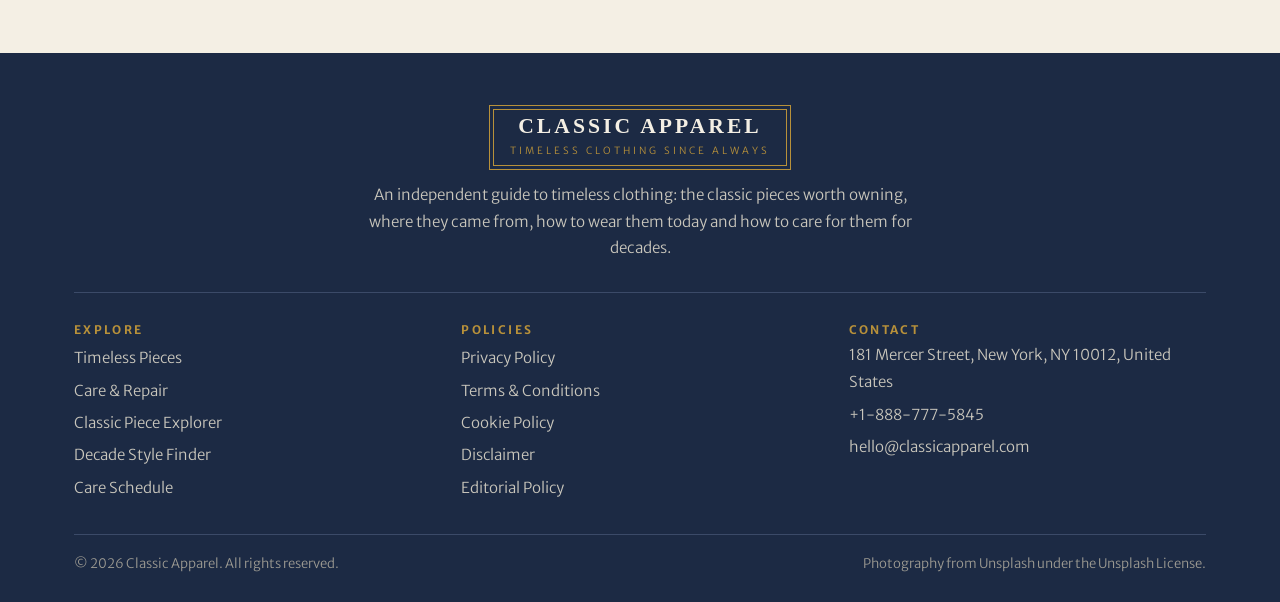
<file: editorial-policy.html>
<!DOCTYPE html>
<html lang="en">
<head>
<meta charset="UTF-8">
<meta name="viewport" content="width=device-width, initial-scale=1">
<title>Editorial Policy | Classic Apparel</title>
<meta name="description" content="How Classic Apparel researches fabrics, textile history and style, stays independent and brand-neutral and corrects errors.">
<meta name="robots" content="index, follow, max-image-preview:large">
<link rel="canonical" href="https://classicapparel.com/editorial-policy.html">
<meta property="og:type" content="website"><meta property="og:site_name" content="Classic Apparel">
<meta property="og:title" content="Editorial Policy | Classic Apparel"><meta property="og:description" content="How Classic Apparel researches fabrics, textile history and style, stays independent and brand-neutral and corrects errors.">
<meta property="og:url" content="https://classicapparel.com/editorial-policy.html"><meta property="og:image" content="https://images.unsplash.com/photo-1627637454030-5ddd536e06e5?auto=format&fit=crop&w=1200&q=75">
<meta name="twitter:card" content="summary_large_image"><meta name="theme-color" content="#1C2A44">
<link rel="icon" href="data:image/svg+xml,%3Csvg xmlns='http://www.w3.org/2000/svg' viewBox='0 0 40 40'%3E%3Crect width='40' height='40' fill='%231C2A44'/%3E%3Crect x='5' y='5' width='30' height='30' fill='none' stroke='%23B8913A' stroke-dasharray='3 2'/%3E%3Ctext x='20' y='26' text-anchor='middle' font-family='Georgia' font-size='16' fill='%23F4EFE4'%3ECA%3C/text%3E%3C/svg%3E">
<link rel="preconnect" href="https://fonts.googleapis.com"><link rel="preconnect" href="https://fonts.gstatic.com" crossorigin><link rel="preconnect" href="https://images.unsplash.com">
<link href="https://fonts.googleapis.com/css2?family=Merriweather+Sans:wght@300;400;700&family=Old+Standard+TT:ital,wght@0,400;0,700;1,400&display=swap" rel="stylesheet">
<link rel="stylesheet" href="assets/css/style.css">
<!-- Google tag (gtag.js) -->
<script async src="https://www.googletagmanager.com/gtag/js?id=G-0LY0HY7L01"></script>
<script>
  window.dataLayer = window.dataLayer || [];
  function gtag(){dataLayer.push(arguments);}
  gtag('js', new Date());
  gtag('config', 'G-0LY0HY7L01');
</script>

</head>
<body>
<a class="skip" href="#main">Skip to content</a>
<header class="hdr">
  <div class="wrap">
    <a class="logo" href="index.html" aria-label="Classic Apparel home"><b>Classic Apparel</b><small>Timeless clothing since always</small></a>
    <nav id="nav" aria-label="Main navigation"><ul class="nav"><li><a href="index.html">Home</a></li><li><a href="timeless-pieces.html">Timeless Pieces</a></li><li><a href="care-and-repair.html">Care &amp; Repair</a></li><li><a href="about.html">About</a></li><li><a href="contact.html">Contact</a></li></ul></nav>
    <button class="burger" aria-label="Open menu" aria-expanded="false" aria-controls="nav"><span></span><span></span><span></span></button>
  </div>
</header>
<main id="main">
<section class="phd"><div class="wrap"><p class="crumbs"><a href="index.html">Home</a> &middot; Editorial Policy</p><p class="rule" aria-hidden="true">&#10022; &#10022; &#10022;</p><h1>Editorial Policy</h1><p class="lead">The standards behind every Classic Apparel guide.</p></div></section><div class="wrap"><article class="prose"><p class="upd">Last updated: October 14, 2026</p>
<p>Readers rely on Classic Apparel for clear, accurate information. These standards guide everything we publish.</p>
<h2>Independence</h2>
<p>We do not accept payment, free products or gifts in exchange for coverage, and our guides are brand-neutral. Advertisers, if present, have no influence over our content.</p>
<h2>Research</h2>
<p>We draw on textile references, fibre and care-labelling information, and the experience of dressmakers and everyday wearers. Technical facts are checked against recognised sources.</p>
<h2>Responsible writing</h2>
<ul><li>We describe how fabrics generally behave rather than making absolute claims.</li><li>We do not promote specific brands or products.</li><li>We explain technical terms in plain language.</li><li>We note where personal preference and fit matter most.</li></ul>
<h2>Corrections</h2>
<p>If you spot an error, please tell us through our <a href="contact.html">contact page</a>. We review every report, correct confirmed mistakes promptly and update the page date for significant changes.</p>
<h2>Images and tools</h2>
<p>Photographs are sourced from Unsplash under the Unsplash License and described with accurate alternative text. Interactive tools are created by us and offer general guidance only.</p><h2>Contact us</h2><p><strong>Classic Apparel</strong><br>181 Mercer Street, New York, NY 10012, United States<br>Phone: <a href="tel:+18887775845">+1-888-777-5845</a><br>Email: <a href="mailto:hello@classicapparel.com">hello@classicapparel.com</a></p></article></div></main>
<footer class="ftr">
  <div class="wrap">
    <div class="mast"><a class="logo" href="index.html"><b>Classic Apparel</b><small>Timeless clothing since always</small></a><p>An independent guide to timeless clothing: the classic pieces worth owning, where they came from, how to wear them today and how to care for them for decades.</p></div>
    <div class="ftr-grid">
      <div><h4>Explore</h4><a href="timeless-pieces.html">Timeless Pieces</a><a href="care-and-repair.html">Care &amp; Repair</a><a href="index.html#explorer">Classic Piece Explorer</a><a href="index.html#decades">Decade Style Finder</a><a href="index.html#care">Care Schedule</a></div>
      <div><h4>Policies</h4><a href="privacy-policy.html">Privacy Policy</a><a href="terms-and-conditions.html">Terms &amp; Conditions</a><a href="cookie-policy.html">Cookie Policy</a><a href="disclaimer.html">Disclaimer</a><a href="editorial-policy.html">Editorial Policy</a></div>
      <div><h4>Contact</h4><p>181 Mercer Street, New York, NY 10012, United States</p><a href="tel:+18887775845">+1-888-777-5845</a><a href="mailto:hello@classicapparel.com">hello@classicapparel.com</a></div>
    </div>
    <div class="ftr-base"><span>&copy; <span id="year">2026</span> Classic Apparel. All rights reserved.</span><span>Photography from Unsplash under the Unsplash License.</span></div>
  </div>
</footer>
<div class="cookie" id="cookie" role="dialog" aria-label="Cookie notice"><p>We use essential storage and, with your permission, analytics cookies to learn which guides and tools readers find useful. <a href="cookie-policy.html">Cookie Policy</a></p><button class="y" data-cookie="accepted">Accept</button><button data-cookie="declined">Essential only</button></div>
<script src="assets/js/main.js" defer></script>
</body>
</html>
</file>
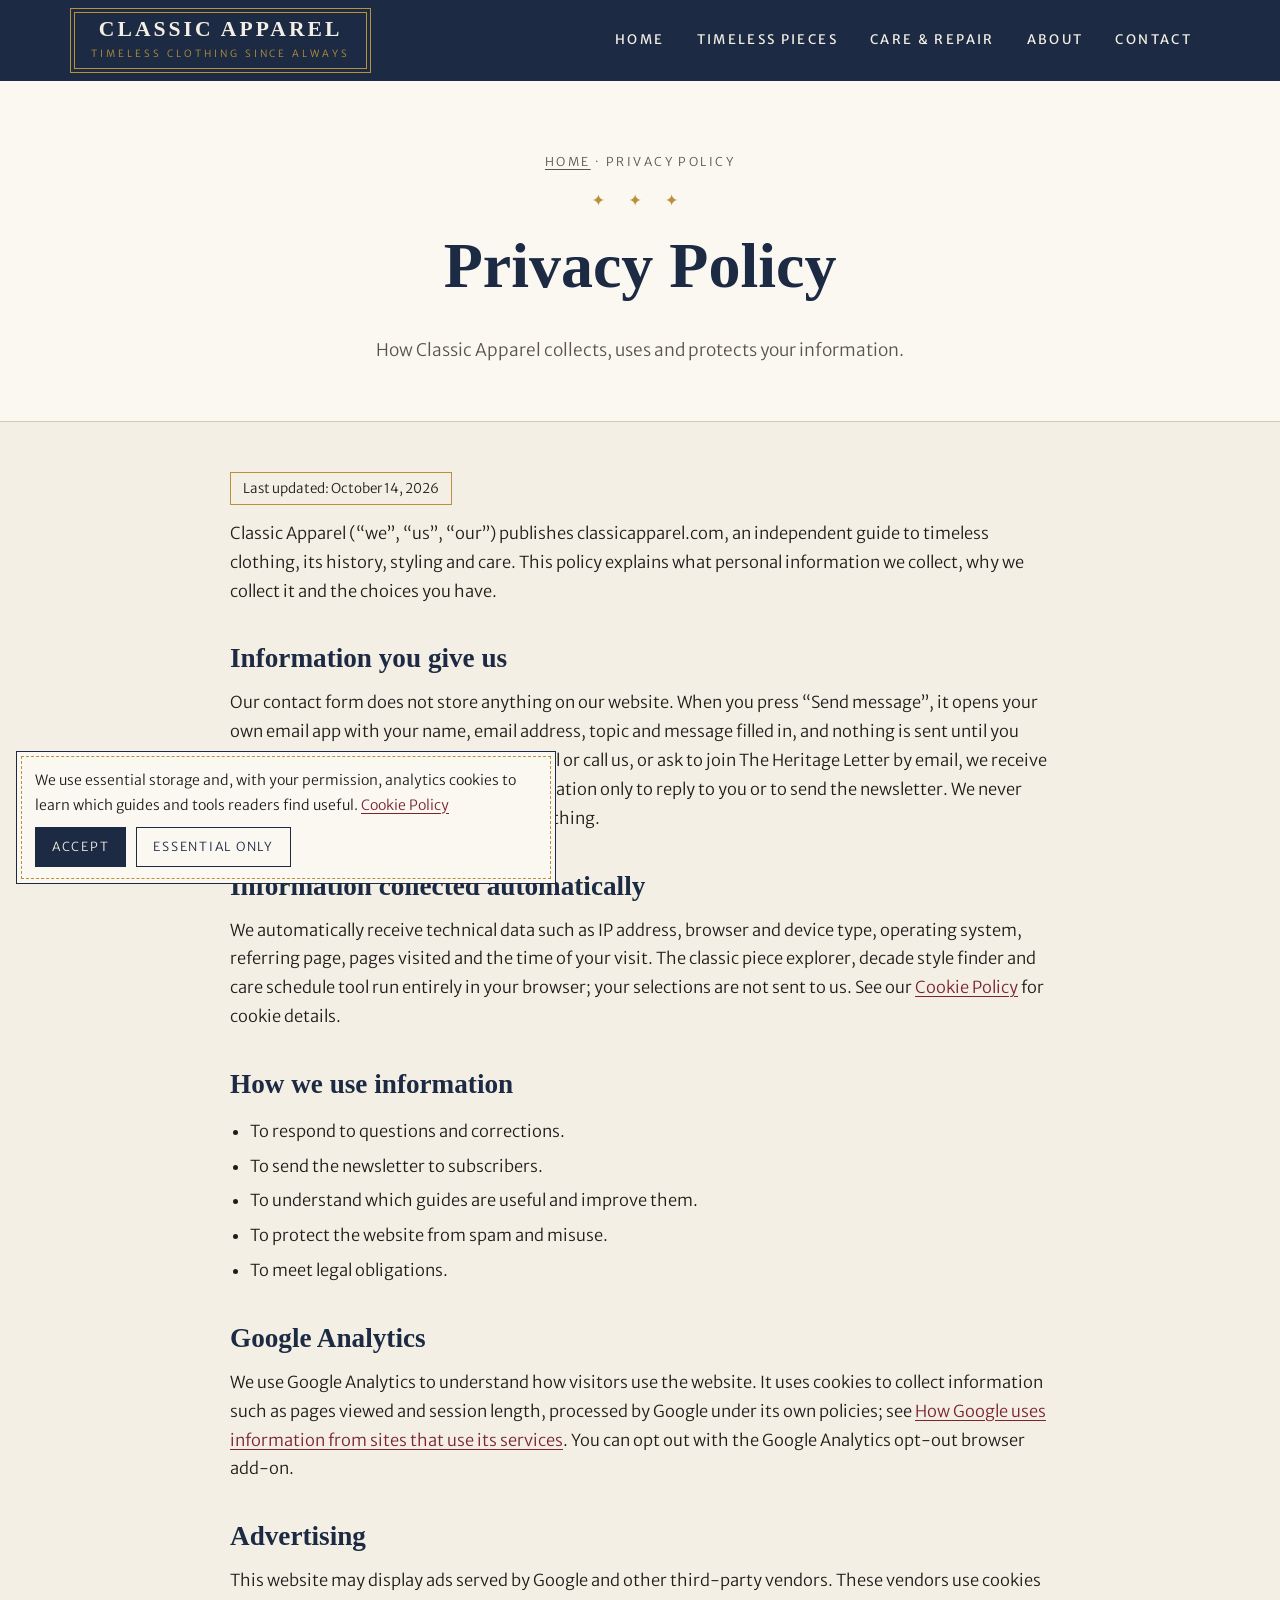
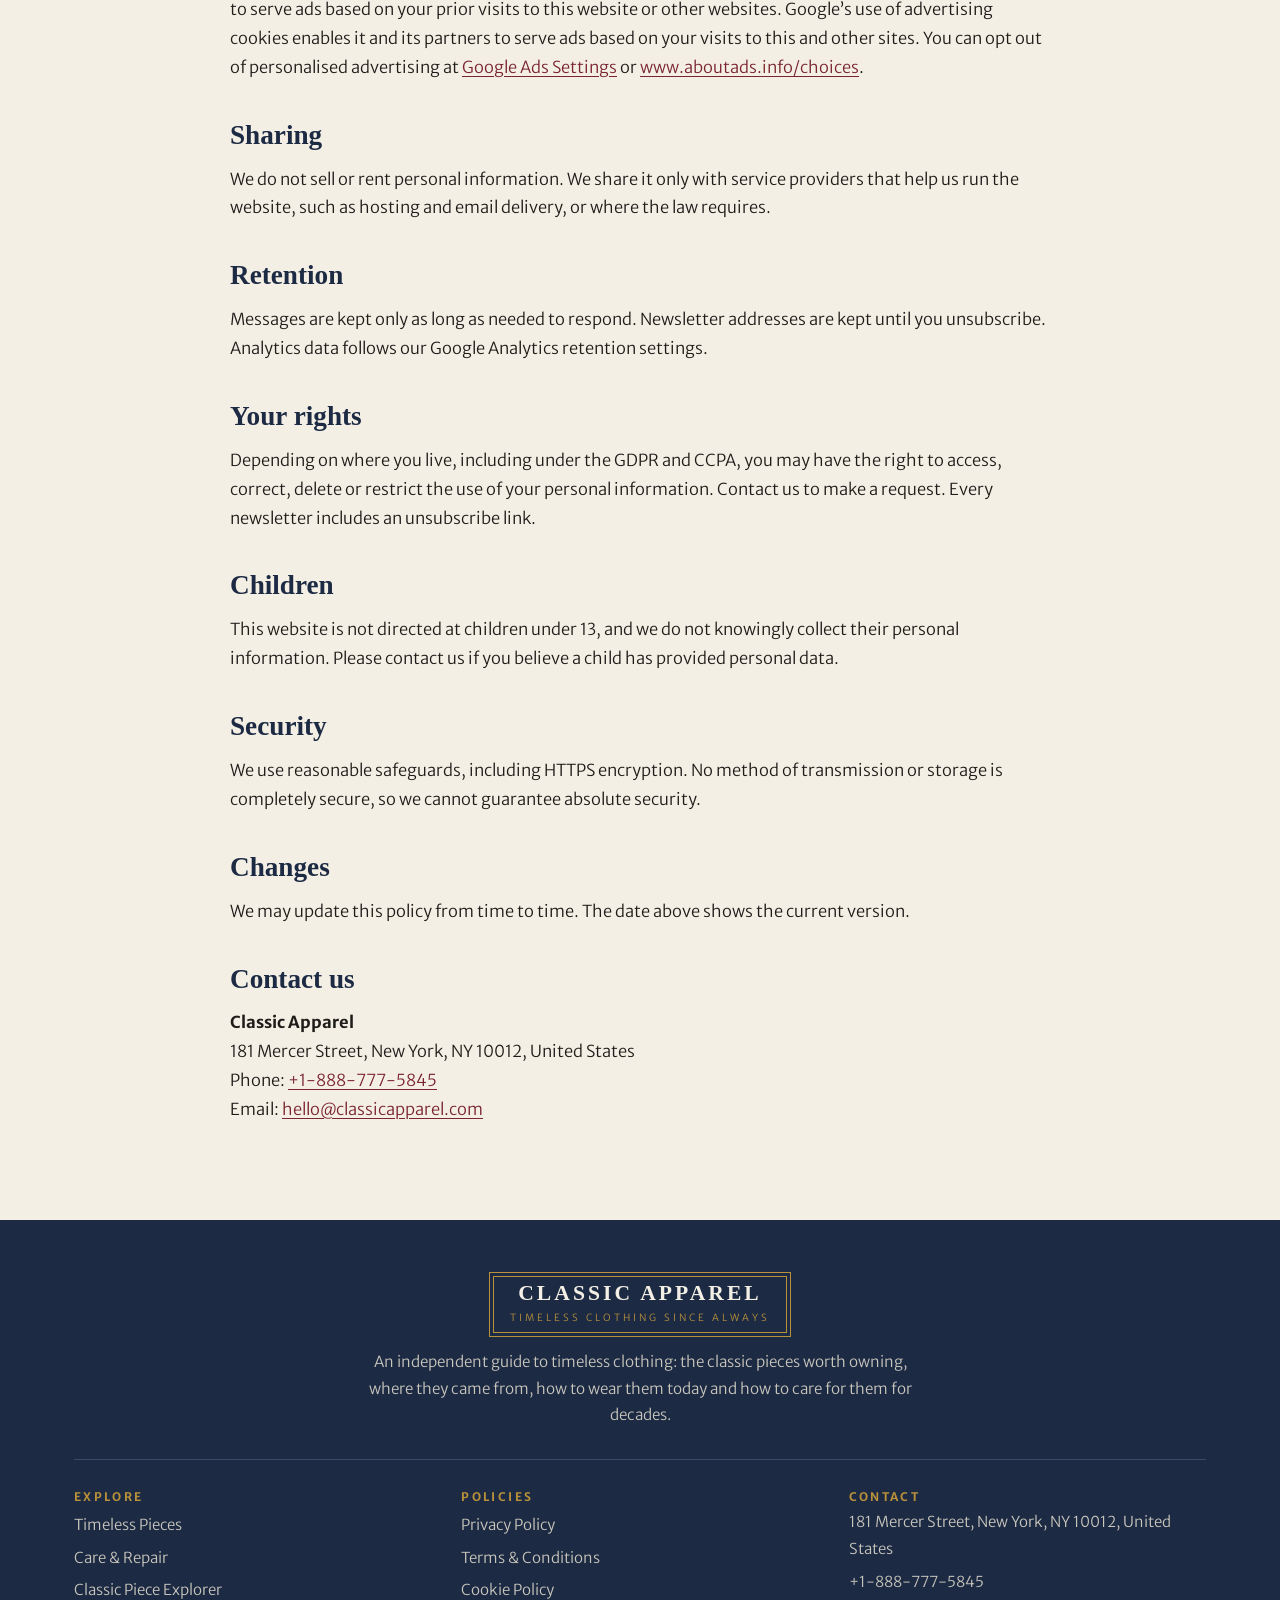
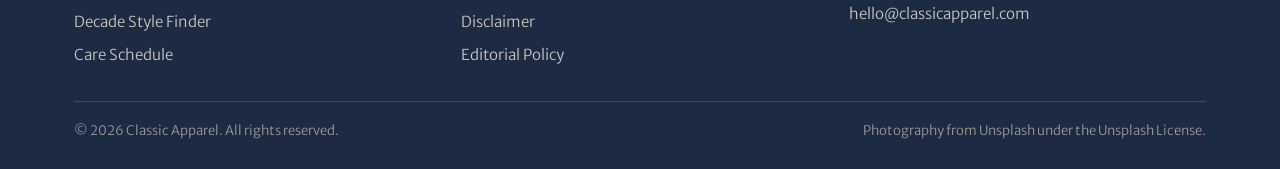
<file: privacy-policy.html>
<!DOCTYPE html>
<html lang="en">
<head>
<meta charset="UTF-8">
<meta name="viewport" content="width=device-width, initial-scale=1">
<title>Privacy Policy | Classic Apparel</title>
<meta name="description" content="How Classic Apparel handles personal information from contact messages and newsletter sign-ups, and how Google Analytics and advertising cookies are used.">
<meta name="robots" content="index, follow, max-image-preview:large">
<link rel="canonical" href="https://classicapparel.com/privacy-policy.html">
<meta property="og:type" content="website"><meta property="og:site_name" content="Classic Apparel">
<meta property="og:title" content="Privacy Policy | Classic Apparel"><meta property="og:description" content="How Classic Apparel handles personal information from contact messages and newsletter sign-ups, and how Google Analytics and advertising cookies are used.">
<meta property="og:url" content="https://classicapparel.com/privacy-policy.html"><meta property="og:image" content="https://images.unsplash.com/photo-1627637454030-5ddd536e06e5?auto=format&fit=crop&w=1200&q=75">
<meta name="twitter:card" content="summary_large_image"><meta name="theme-color" content="#1C2A44">
<link rel="icon" href="data:image/svg+xml,%3Csvg xmlns='http://www.w3.org/2000/svg' viewBox='0 0 40 40'%3E%3Crect width='40' height='40' fill='%231C2A44'/%3E%3Crect x='5' y='5' width='30' height='30' fill='none' stroke='%23B8913A' stroke-dasharray='3 2'/%3E%3Ctext x='20' y='26' text-anchor='middle' font-family='Georgia' font-size='16' fill='%23F4EFE4'%3ECA%3C/text%3E%3C/svg%3E">
<link rel="preconnect" href="https://fonts.googleapis.com"><link rel="preconnect" href="https://fonts.gstatic.com" crossorigin><link rel="preconnect" href="https://images.unsplash.com">
<link href="https://fonts.googleapis.com/css2?family=Merriweather+Sans:wght@300;400;700&family=Old+Standard+TT:ital,wght@0,400;0,700;1,400&display=swap" rel="stylesheet">
<link rel="stylesheet" href="assets/css/style.css">
<!-- Google tag (gtag.js) -->
<script async src="https://www.googletagmanager.com/gtag/js?id=G-0LY0HY7L01"></script>
<script>
  window.dataLayer = window.dataLayer || [];
  function gtag(){dataLayer.push(arguments);}
  gtag('js', new Date());
  gtag('config', 'G-0LY0HY7L01');
</script>

</head>
<body>
<a class="skip" href="#main">Skip to content</a>
<header class="hdr">
  <div class="wrap">
    <a class="logo" href="index.html" aria-label="Classic Apparel home"><b>Classic Apparel</b><small>Timeless clothing since always</small></a>
    <nav id="nav" aria-label="Main navigation"><ul class="nav"><li><a href="index.html">Home</a></li><li><a href="timeless-pieces.html">Timeless Pieces</a></li><li><a href="care-and-repair.html">Care &amp; Repair</a></li><li><a href="about.html">About</a></li><li><a href="contact.html">Contact</a></li></ul></nav>
    <button class="burger" aria-label="Open menu" aria-expanded="false" aria-controls="nav"><span></span><span></span><span></span></button>
  </div>
</header>
<main id="main">
<section class="phd"><div class="wrap"><p class="crumbs"><a href="index.html">Home</a> &middot; Privacy Policy</p><p class="rule" aria-hidden="true">&#10022; &#10022; &#10022;</p><h1>Privacy Policy</h1><p class="lead">How Classic Apparel collects, uses and protects your information.</p></div></section><div class="wrap"><article class="prose"><p class="upd">Last updated: October 14, 2026</p>
<p>Classic Apparel (&ldquo;we&rdquo;, &ldquo;us&rdquo;, &ldquo;our&rdquo;) publishes classicapparel.com, an independent guide to timeless clothing, its history, styling and care. This policy explains what personal information we collect, why we collect it and the choices you have.</p>
<h2>Information you give us</h2>
<p>Our contact form does not store anything on our website. When you press &ldquo;Send message&rdquo;, it opens your own email app with your name, email address, topic and message filled in, and nothing is sent until you choose to send that email. When you email or call us, or ask to join The Heritage Letter by email, we receive the details you include. We use this information only to reply to you or to send the newsletter. We never ask for payment details because we sell nothing.</p>
<h2>Information collected automatically</h2>
<p>We automatically receive technical data such as IP address, browser and device type, operating system, referring page, pages visited and the time of your visit. The classic piece explorer, decade style finder and care schedule tool run entirely in your browser; your selections are not sent to us. See our <a href="cookie-policy.html">Cookie Policy</a> for cookie details.</p>
<h2>How we use information</h2>
<ul><li>To respond to questions and corrections.</li><li>To send the newsletter to subscribers.</li><li>To understand which guides are useful and improve them.</li><li>To protect the website from spam and misuse.</li><li>To meet legal obligations.</li></ul>
<h2>Google Analytics</h2>
<p>We use Google Analytics to understand how visitors use the website. It uses cookies to collect information such as pages viewed and session length, processed by Google under its own policies; see <a href="https://policies.google.com/technologies/partner-sites" target="_blank" rel="noopener">How Google uses information from sites that use its services</a>. You can opt out with the Google Analytics opt-out browser add-on.</p>
<h2>Advertising</h2>
<p>This website may display ads served by Google and other third-party vendors. These vendors use cookies to serve ads based on your prior visits to this website or other websites. Google&#8217;s use of advertising cookies enables it and its partners to serve ads based on your visits to this and other sites. You can opt out of personalised advertising at <a href="https://www.google.com/settings/ads" target="_blank" rel="noopener">Google Ads Settings</a> or <a href="https://www.aboutads.info/choices" target="_blank" rel="noopener">www.aboutads.info/choices</a>.</p>
<h2>Sharing</h2>
<p>We do not sell or rent personal information. We share it only with service providers that help us run the website, such as hosting and email delivery, or where the law requires.</p>
<h2>Retention</h2>
<p>Messages are kept only as long as needed to respond. Newsletter addresses are kept until you unsubscribe. Analytics data follows our Google Analytics retention settings.</p>
<h2>Your rights</h2>
<p>Depending on where you live, including under the GDPR and CCPA, you may have the right to access, correct, delete or restrict the use of your personal information. Contact us to make a request. Every newsletter includes an unsubscribe link.</p>
<h2>Children</h2>
<p>This website is not directed at children under 13, and we do not knowingly collect their personal information. Please contact us if you believe a child has provided personal data.</p>
<h2>Security</h2>
<p>We use reasonable safeguards, including HTTPS encryption. No method of transmission or storage is completely secure, so we cannot guarantee absolute security.</p>
<h2>Changes</h2>
<p>We may update this policy from time to time. The date above shows the current version.</p><h2>Contact us</h2><p><strong>Classic Apparel</strong><br>181 Mercer Street, New York, NY 10012, United States<br>Phone: <a href="tel:+18887775845">+1-888-777-5845</a><br>Email: <a href="mailto:hello@classicapparel.com">hello@classicapparel.com</a></p></article></div></main>
<footer class="ftr">
  <div class="wrap">
    <div class="mast"><a class="logo" href="index.html"><b>Classic Apparel</b><small>Timeless clothing since always</small></a><p>An independent guide to timeless clothing: the classic pieces worth owning, where they came from, how to wear them today and how to care for them for decades.</p></div>
    <div class="ftr-grid">
      <div><h4>Explore</h4><a href="timeless-pieces.html">Timeless Pieces</a><a href="care-and-repair.html">Care &amp; Repair</a><a href="index.html#explorer">Classic Piece Explorer</a><a href="index.html#decades">Decade Style Finder</a><a href="index.html#care">Care Schedule</a></div>
      <div><h4>Policies</h4><a href="privacy-policy.html">Privacy Policy</a><a href="terms-and-conditions.html">Terms &amp; Conditions</a><a href="cookie-policy.html">Cookie Policy</a><a href="disclaimer.html">Disclaimer</a><a href="editorial-policy.html">Editorial Policy</a></div>
      <div><h4>Contact</h4><p>181 Mercer Street, New York, NY 10012, United States</p><a href="tel:+18887775845">+1-888-777-5845</a><a href="mailto:hello@classicapparel.com">hello@classicapparel.com</a></div>
    </div>
    <div class="ftr-base"><span>&copy; <span id="year">2026</span> Classic Apparel. All rights reserved.</span><span>Photography from Unsplash under the Unsplash License.</span></div>
  </div>
</footer>
<div class="cookie" id="cookie" role="dialog" aria-label="Cookie notice"><p>We use essential storage and, with your permission, analytics cookies to learn which guides and tools readers find useful. <a href="cookie-policy.html">Cookie Policy</a></p><button class="y" data-cookie="accepted">Accept</button><button data-cookie="declined">Essential only</button></div>
<script src="assets/js/main.js" defer></script>
</body>
</html>
</file>
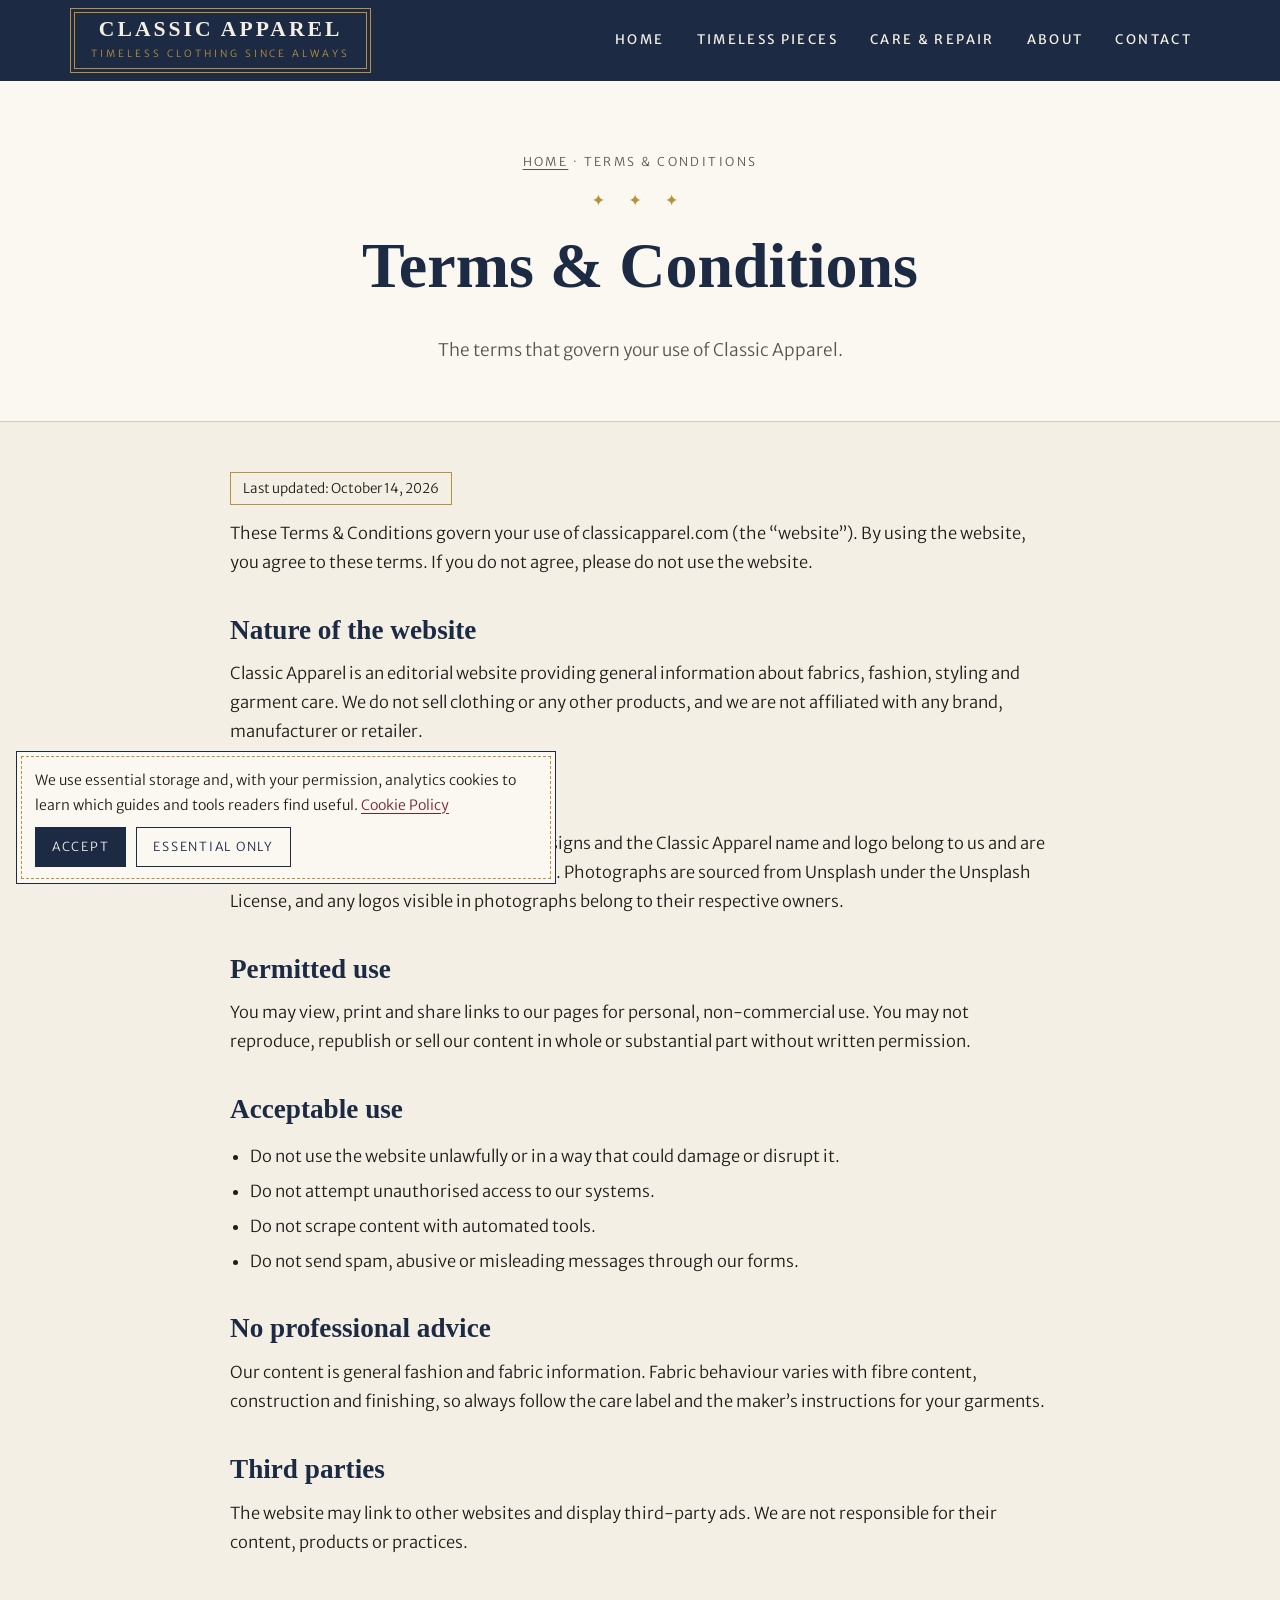
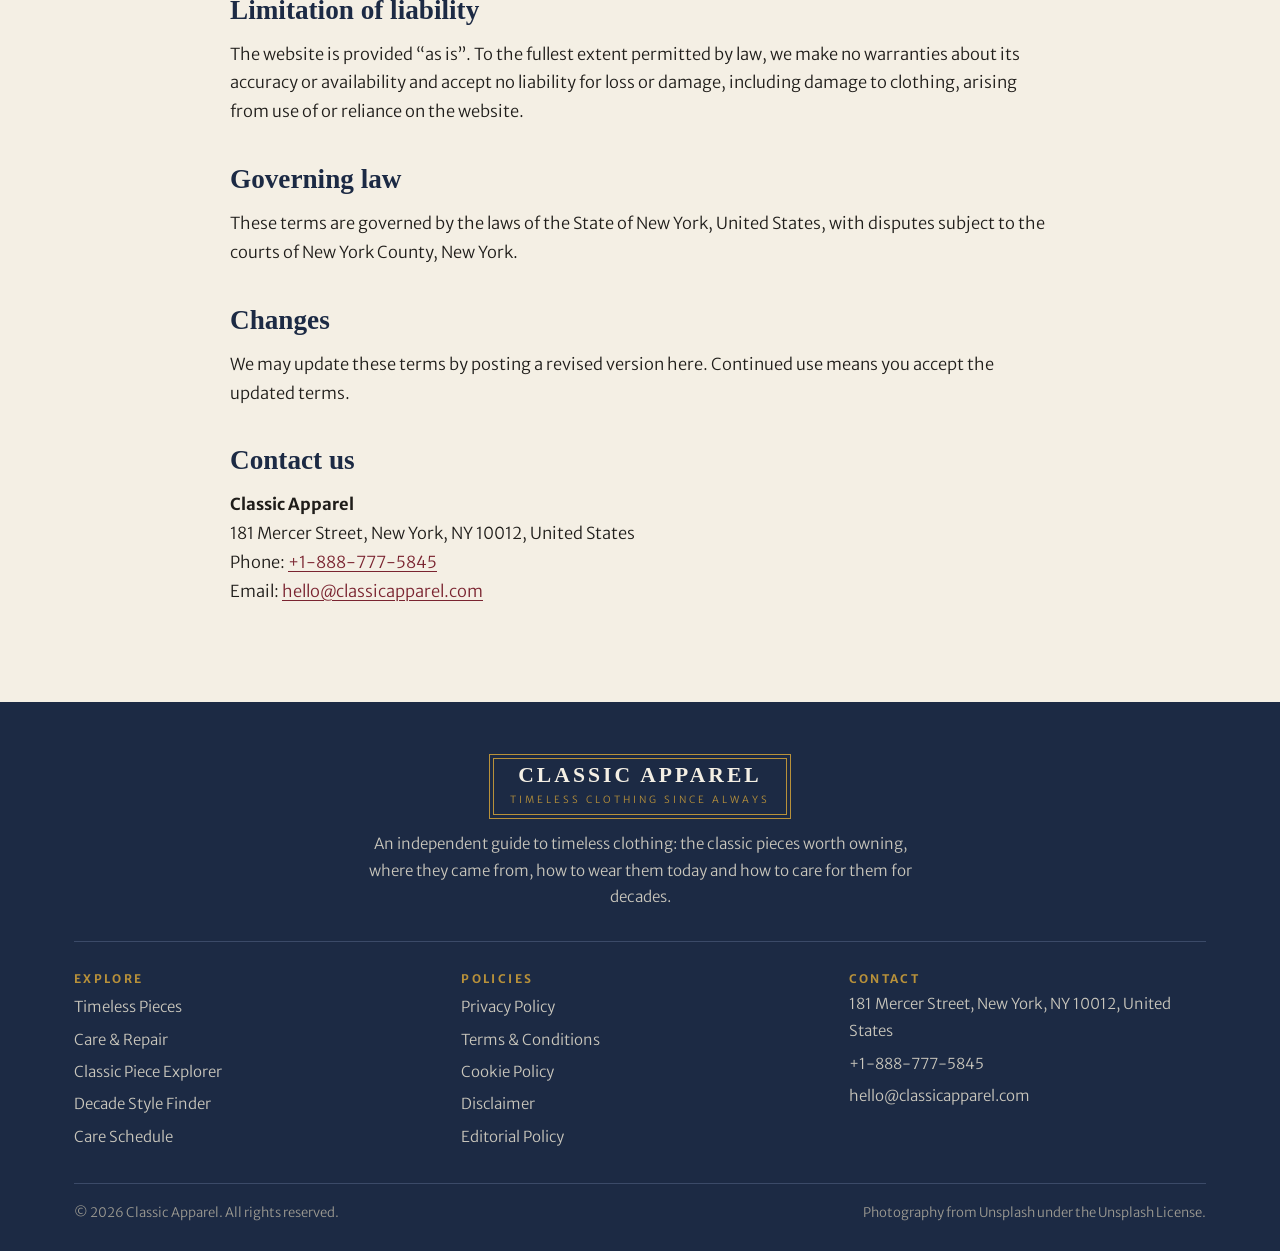
<file: terms-and-conditions.html>
<!DOCTYPE html>
<html lang="en">
<head>
<meta charset="UTF-8">
<meta name="viewport" content="width=device-width, initial-scale=1">
<title>Terms &amp; Conditions | Classic Apparel</title>
<meta name="description" content="Terms and conditions for using Classic Apparel, including its editorial nature, intellectual property, acceptable use and limitation of liability.">
<meta name="robots" content="index, follow, max-image-preview:large">
<link rel="canonical" href="https://classicapparel.com/terms-and-conditions.html">
<meta property="og:type" content="website"><meta property="og:site_name" content="Classic Apparel">
<meta property="og:title" content="Terms &amp; Conditions | Classic Apparel"><meta property="og:description" content="Terms and conditions for using Classic Apparel, including its editorial nature, intellectual property, acceptable use and limitation of liability.">
<meta property="og:url" content="https://classicapparel.com/terms-and-conditions.html"><meta property="og:image" content="https://images.unsplash.com/photo-1627637454030-5ddd536e06e5?auto=format&fit=crop&w=1200&q=75">
<meta name="twitter:card" content="summary_large_image"><meta name="theme-color" content="#1C2A44">
<link rel="icon" href="data:image/svg+xml,%3Csvg xmlns='http://www.w3.org/2000/svg' viewBox='0 0 40 40'%3E%3Crect width='40' height='40' fill='%231C2A44'/%3E%3Crect x='5' y='5' width='30' height='30' fill='none' stroke='%23B8913A' stroke-dasharray='3 2'/%3E%3Ctext x='20' y='26' text-anchor='middle' font-family='Georgia' font-size='16' fill='%23F4EFE4'%3ECA%3C/text%3E%3C/svg%3E">
<link rel="preconnect" href="https://fonts.googleapis.com"><link rel="preconnect" href="https://fonts.gstatic.com" crossorigin><link rel="preconnect" href="https://images.unsplash.com">
<link href="https://fonts.googleapis.com/css2?family=Merriweather+Sans:wght@300;400;700&family=Old+Standard+TT:ital,wght@0,400;0,700;1,400&display=swap" rel="stylesheet">
<link rel="stylesheet" href="assets/css/style.css">
<!-- Google tag (gtag.js) -->
<script async src="https://www.googletagmanager.com/gtag/js?id=G-0LY0HY7L01"></script>
<script>
  window.dataLayer = window.dataLayer || [];
  function gtag(){dataLayer.push(arguments);}
  gtag('js', new Date());
  gtag('config', 'G-0LY0HY7L01');
</script>

</head>
<body>
<a class="skip" href="#main">Skip to content</a>
<header class="hdr">
  <div class="wrap">
    <a class="logo" href="index.html" aria-label="Classic Apparel home"><b>Classic Apparel</b><small>Timeless clothing since always</small></a>
    <nav id="nav" aria-label="Main navigation"><ul class="nav"><li><a href="index.html">Home</a></li><li><a href="timeless-pieces.html">Timeless Pieces</a></li><li><a href="care-and-repair.html">Care &amp; Repair</a></li><li><a href="about.html">About</a></li><li><a href="contact.html">Contact</a></li></ul></nav>
    <button class="burger" aria-label="Open menu" aria-expanded="false" aria-controls="nav"><span></span><span></span><span></span></button>
  </div>
</header>
<main id="main">
<section class="phd"><div class="wrap"><p class="crumbs"><a href="index.html">Home</a> &middot; Terms &amp; Conditions</p><p class="rule" aria-hidden="true">&#10022; &#10022; &#10022;</p><h1>Terms &amp; Conditions</h1><p class="lead">The terms that govern your use of Classic Apparel.</p></div></section><div class="wrap"><article class="prose"><p class="upd">Last updated: October 14, 2026</p>
<p>These Terms &amp; Conditions govern your use of classicapparel.com (the &ldquo;website&rdquo;). By using the website, you agree to these terms. If you do not agree, please do not use the website.</p>
<h2>Nature of the website</h2>
<p>Classic Apparel is an editorial website providing general information about fabrics, fashion, styling and garment care. We do not sell clothing or any other products, and we are not affiliated with any brand, manufacturer or retailer.</p>
<h2>Intellectual property</h2>
<p>All original text, interactive tools, page designs and the Classic Apparel name and logo belong to us and are protected by copyright and trademark law. Photographs are sourced from Unsplash under the Unsplash License, and any logos visible in photographs belong to their respective owners.</p>
<h2>Permitted use</h2>
<p>You may view, print and share links to our pages for personal, non-commercial use. You may not reproduce, republish or sell our content in whole or substantial part without written permission.</p>
<h2>Acceptable use</h2>
<ul><li>Do not use the website unlawfully or in a way that could damage or disrupt it.</li><li>Do not attempt unauthorised access to our systems.</li><li>Do not scrape content with automated tools.</li><li>Do not send spam, abusive or misleading messages through our forms.</li></ul>
<h2>No professional advice</h2>
<p>Our content is general fashion and fabric information. Fabric behaviour varies with fibre content, construction and finishing, so always follow the care label and the maker&#8217;s instructions for your garments.</p>
<h2>Third parties</h2>
<p>The website may link to other websites and display third-party ads. We are not responsible for their content, products or practices.</p>
<h2>Limitation of liability</h2>
<p>The website is provided &ldquo;as is&rdquo;. To the fullest extent permitted by law, we make no warranties about its accuracy or availability and accept no liability for loss or damage, including damage to clothing, arising from use of or reliance on the website.</p>
<h2>Governing law</h2>
<p>These terms are governed by the laws of the State of New York, United States, with disputes subject to the courts of New York County, New York.</p>
<h2>Changes</h2>
<p>We may update these terms by posting a revised version here. Continued use means you accept the updated terms.</p><h2>Contact us</h2><p><strong>Classic Apparel</strong><br>181 Mercer Street, New York, NY 10012, United States<br>Phone: <a href="tel:+18887775845">+1-888-777-5845</a><br>Email: <a href="mailto:hello@classicapparel.com">hello@classicapparel.com</a></p></article></div></main>
<footer class="ftr">
  <div class="wrap">
    <div class="mast"><a class="logo" href="index.html"><b>Classic Apparel</b><small>Timeless clothing since always</small></a><p>An independent guide to timeless clothing: the classic pieces worth owning, where they came from, how to wear them today and how to care for them for decades.</p></div>
    <div class="ftr-grid">
      <div><h4>Explore</h4><a href="timeless-pieces.html">Timeless Pieces</a><a href="care-and-repair.html">Care &amp; Repair</a><a href="index.html#explorer">Classic Piece Explorer</a><a href="index.html#decades">Decade Style Finder</a><a href="index.html#care">Care Schedule</a></div>
      <div><h4>Policies</h4><a href="privacy-policy.html">Privacy Policy</a><a href="terms-and-conditions.html">Terms &amp; Conditions</a><a href="cookie-policy.html">Cookie Policy</a><a href="disclaimer.html">Disclaimer</a><a href="editorial-policy.html">Editorial Policy</a></div>
      <div><h4>Contact</h4><p>181 Mercer Street, New York, NY 10012, United States</p><a href="tel:+18887775845">+1-888-777-5845</a><a href="mailto:hello@classicapparel.com">hello@classicapparel.com</a></div>
    </div>
    <div class="ftr-base"><span>&copy; <span id="year">2026</span> Classic Apparel. All rights reserved.</span><span>Photography from Unsplash under the Unsplash License.</span></div>
  </div>
</footer>
<div class="cookie" id="cookie" role="dialog" aria-label="Cookie notice"><p>We use essential storage and, with your permission, analytics cookies to learn which guides and tools readers find useful. <a href="cookie-policy.html">Cookie Policy</a></p><button class="y" data-cookie="accepted">Accept</button><button data-cookie="declined">Essential only</button></div>
<script src="assets/js/main.js" defer></script>
</body>
</html>
</file>
<file: assets/css/style.css>
/* Classic Apparel — heritage catalogue: cream, navy, oxblood, brass, stitched borders */
:root{--cream:#F4EFE4;--cream2:#EAE2D2;--navy:#1C2A44;--navy2:#2E4066;--ox:#7A2430;--brass:#B8913A;--tweed:#8A8578;--ink:#1F1D1A;--ink2:#5A554C;--line:#D5CBB7;--paper:#FBF8F1}
*,*::before,*::after{box-sizing:border-box}
html{scroll-behavior:smooth;-webkit-text-size-adjust:100%}
body{margin:0;background:var(--cream);color:var(--ink);font:400 1.03rem/1.75 "Merriweather Sans",system-ui,sans-serif;font-weight:300;overflow-x:hidden}
b,strong{font-weight:700}
img{max-width:100%;height:auto;display:block}
a{color:var(--ox);text-underline-offset:3px}
a:hover{color:var(--navy)}
h1,h2,h3,h4{font-family:"Old Standard TT",Georgia,serif;font-weight:700;line-height:1.15;margin:0 0 .5em;color:var(--navy);overflow-wrap:anywhere}
h1{font-size:clamp(2.3rem,5vw,4rem)}
h2{font-size:clamp(1.8rem,3.4vw,2.6rem)}
h3{font-size:1.35rem}
p{margin:0 0 1em}
.wrap{width:100%;max-width:1180px;margin:0 auto;padding:0 24px}
section{padding:80px 0}
.skip{position:absolute;left:-999px;top:8px;background:var(--navy);color:#fff;padding:8px 14px;z-index:200}
.skip:focus{left:12px}
.muted{color:var(--ink2)}
.stitch{outline:1.5px dashed var(--brass);outline-offset:-10px}

/* header: label-style masthead */
.hdr{background:var(--navy);color:var(--cream);position:sticky;top:0;z-index:60}
.hdr .wrap{display:flex;align-items:center;justify-content:space-between;gap:16px;padding-top:12px;padding-bottom:12px}
.logo{display:inline-flex;flex-direction:column;align-items:center;text-decoration:none;color:var(--cream);border:1.5px solid var(--brass);padding:6px 16px;outline:1px solid var(--brass);outline-offset:3px}
.logo b{font-family:"Old Standard TT",serif;font-size:1.35rem;letter-spacing:.14em;text-transform:uppercase;line-height:1}
.logo small{font-size:.62rem;letter-spacing:.3em;text-transform:uppercase;color:var(--brass);margin-top:4px}
.nav{list-style:none;display:flex;gap:4px;margin:0;padding:0}
.nav a{display:block;text-decoration:none;color:var(--cream);font-size:.82rem;letter-spacing:.18em;text-transform:uppercase;padding:9px 14px;font-weight:400}
.nav a:hover{color:var(--brass)}
.nav a[aria-current]{color:var(--brass);box-shadow:inset 0 -2px 0 var(--brass)}
.burger{display:none;background:transparent;border:1.5px solid var(--brass);width:44px;height:40px;padding:0;cursor:pointer;flex-direction:column;align-items:center;justify-content:center;gap:4px}
.burger span{width:18px;height:1.5px;background:var(--cream);display:block}

/* buttons, labels */
.btn{display:inline-flex;align-items:center;gap:10px;background:var(--ox);color:var(--cream);text-decoration:none;font-weight:400;font-size:.82rem;letter-spacing:.18em;text-transform:uppercase;padding:14px 26px;border:1.5px solid var(--ox);cursor:pointer;font-family:inherit}
.btn:hover{background:var(--navy);border-color:var(--navy);color:var(--cream)}
.btn.ln{background:transparent;color:var(--navy);border-color:var(--navy)}
.btn.ln:hover{background:var(--navy);color:var(--cream)}
.no{display:inline-block;font-family:"Old Standard TT",serif;font-style:italic;color:var(--brass);font-size:1.05rem;margin-bottom:8px}
.no::after{content:"";display:inline-block;width:46px;height:1px;background:var(--brass);vertical-align:middle;margin-left:10px}
.rule{text-align:center;color:var(--brass);letter-spacing:.6em;margin:0 0 14px}

/* hero: catalogue page */
.hero{padding:60px 0 70px;border-bottom:1px solid var(--line)}
.hero .wrap{display:grid;grid-template-columns:.85fr 1.15fr;gap:50px;align-items:stretch}
.hero .lead{font-size:1.08rem;color:var(--ink2)}
.index{list-style:none;margin:26px 0 0;padding:0;border-top:1px solid var(--line)}
.index li{display:flex;justify-content:space-between;gap:10px;padding:10px 0;border-bottom:1px dotted var(--line);font-size:.95rem}
.index li span:last-child{font-family:"Old Standard TT",serif;font-style:italic;color:var(--brass)}
.index a{color:var(--ink);text-decoration:none}
.index a:hover{color:var(--ox)}
.ctas{display:flex;flex-wrap:wrap;gap:12px;margin-top:24px}
.plate{position:relative;background:var(--paper);padding:18px;border:1px solid var(--line);min-width:0}
.plate img{width:100%;height:100%;min-height:480px;object-fit:cover;filter:sepia(.12)}
.plate figcaption{position:absolute;right:30px;bottom:30px;background:var(--cream);padding:12px 18px;font-family:"Old Standard TT",serif;font-style:italic;border:1px solid var(--brass)}

/* catalogue strip */
.cat{display:grid;grid-template-columns:repeat(4,minmax(0,1fr));gap:20px;margin-top:30px}
.cat a{display:block;text-decoration:none;color:var(--ink);background:var(--paper);border:1px solid var(--line);padding:12px}
.cat a:hover{border-color:var(--brass)}
.cat img{width:100%;aspect-ratio:3/4;object-fit:cover;filter:sepia(.1)}
.cat div{padding:12px 4px 4px}
.cat small{font-family:"Old Standard TT",serif;font-style:italic;color:var(--brass)}
.cat h3{font-size:1.15rem;margin:2px 0 0}

/* tools */
.tool .wrap{display:grid;grid-template-columns:1fr 1fr;gap:50px;align-items:start}
.ledger{background:var(--paper);border:1px solid var(--line);padding:32px;position:relative;min-width:0}
.ledger::before{content:"";position:absolute;inset:8px;border:1px dashed var(--brass);pointer-events:none}
.ledger h3{border-bottom:1px solid var(--line);padding-bottom:10px}
.fset{display:grid;grid-template-columns:repeat(2,minmax(0,1fr));gap:14px;margin-top:20px}
.fset label{display:flex;flex-direction:column;gap:6px;font-size:.78rem;letter-spacing:.14em;text-transform:uppercase;font-weight:700;min-width:0}
select,input[type=text],input[type=email],textarea{font:inherit;font-weight:400;letter-spacing:0;text-transform:none;width:100%;max-width:100%;background:var(--paper);border:1px solid var(--tweed);border-radius:0;padding:11px 12px;color:var(--ink)}
select:focus,input:focus,textarea:focus,button:focus-visible{outline:2px solid var(--brass);outline-offset:2px}
.pic img{width:100%;aspect-ratio:16/10;object-fit:cover;margin-top:26px;border:10px solid var(--paper);box-shadow:0 0 0 1px var(--line);filter:sepia(.1)}
.dl{display:grid;grid-template-columns:120px 1fr;gap:10px 16px;margin:0;font-size:.97rem}
.dl dt{font-size:.74rem;letter-spacing:.16em;text-transform:uppercase;font-weight:700;color:var(--ox);padding-top:3px}
.dl dd{margin:0}
.navy{background:var(--navy);color:#DAD7CE}
.navy h2,.navy h3{color:var(--cream)}
.navy .no{color:var(--brass)}
.navy .ledger{color:var(--ink)}
.navy .ledger h3{color:var(--navy)}
.navy .fset label{color:var(--cream)}
.pieces{display:flex;flex-wrap:wrap;gap:8px;margin:12px 0}
.pieces span{border:1px solid var(--navy);padding:5px 12px;font-size:.88rem;background:var(--cream)}
.sched{list-style:none;padding:0;margin:12px 0 0}
.sched li{display:grid;grid-template-columns:130px 1fr;gap:12px;padding:10px 0;border-bottom:1px dotted var(--line);font-size:.96rem}
.sched li b{font-family:"Old Standard TT",serif;font-style:italic;color:var(--ox);font-weight:400}
.note{border-left:3px solid var(--brass);background:var(--cream2);padding:12px 16px;margin-top:16px;font-size:.95rem}

/* heritage timeline */
.tl{display:grid;grid-template-columns:repeat(5,minmax(0,1fr));gap:0;margin-top:34px;border-top:2px solid var(--navy)}
.tl div{padding:22px 18px 0 0;position:relative}
.tl div::before{content:"";position:absolute;top:-8px;left:0;width:14px;height:14px;background:var(--brass);transform:rotate(45deg)}
.tl b{font-family:"Old Standard TT",serif;font-size:1.6rem;color:var(--ox);display:block}
.tl p{margin:0;font-size:.93rem;color:var(--ink2)}

/* band */
.band{position:relative;padding:0;min-height:460px;display:flex;align-items:center;overflow:hidden}
.band img{position:absolute;inset:0;width:100%;height:100%;object-fit:cover;filter:sepia(.2) brightness(.6)}
.band .wrap{position:relative;z-index:2;color:var(--cream);text-align:center;padding-top:70px;padding-bottom:70px}
.band blockquote{margin:0 auto 12px;font-family:"Old Standard TT",serif;font-style:italic;font-size:clamp(1.6rem,3.2vw,2.5rem);line-height:1.3;max-width:820px}

/* rules */
.rules{display:grid;grid-template-columns:repeat(3,minmax(0,1fr));gap:20px;margin-top:30px}
.rules div{background:var(--paper);border:1px solid var(--line);padding:26px;position:relative}
.rules div::after{content:"";position:absolute;inset:6px;border:1px dashed var(--line);pointer-events:none}
.rules i{font-style:italic;font-family:"Old Standard TT",serif;color:var(--brass);font-size:1.5rem;display:block}
.rules p{margin:0;font-size:.95rem;color:var(--ink2)}
.split{display:grid;grid-template-columns:1fr 1fr;gap:50px;align-items:start}
.ticks{list-style:none;padding:0;margin:14px 0 0}
.ticks li{position:relative;padding-left:26px;margin-bottom:12px}
.ticks li::before{content:"\2726";position:absolute;left:0;top:0;color:var(--brass)}
.faq{max-width:860px;margin:30px auto 0;border-top:1px solid var(--line)}
.faq details{border-bottom:1px solid var(--line)}
.faq summary{cursor:pointer;font-family:"Old Standard TT",serif;font-size:1.2rem;font-weight:700;color:var(--navy);padding:18px 0;list-style:none;display:flex;justify-content:space-between;gap:14px}
.faq summary::-webkit-details-marker{display:none}
.faq summary::after{content:"+";color:var(--brass)}
.faq details[open] summary::after{content:"\2212"}
.faq p{color:var(--ink2)}
.nl{background:var(--paper);border:1px solid var(--line);padding:50px;text-align:center;position:relative}
.nl::before{content:"";position:absolute;inset:10px;border:1px dashed var(--brass);pointer-events:none}
.nl p{max-width:560px;margin:0 auto 22px;color:var(--ink2)}
.nl small{display:block;margin-top:12px;font-size:.84rem;color:var(--ink2)}
.c{text-align:center}

/* inner pages */
.phd{padding:70px 0 56px;text-align:center;border-bottom:1px solid var(--line);background:var(--paper)}
.phd .wrap{max-width:860px}
.crumbs{font-size:.76rem;letter-spacing:.2em;text-transform:uppercase;color:var(--ink2);margin-bottom:14px}
.crumbs a{color:var(--ink2)}
.phd .lead{font-size:1.08rem;color:var(--ink2);margin:0}
.piece{display:grid;grid-template-columns:.75fr 1.25fr;gap:44px;padding:56px 0;border-bottom:1px solid var(--line);scroll-margin-top:90px}
.piece:nth-of-type(even) .fig{order:2}
.fig{background:var(--paper);border:1px solid var(--line);padding:14px}
.fig img{width:100%;aspect-ratio:3/4;object-fit:cover;filter:sepia(.1)}
.fig figcaption{font-family:"Old Standard TT",serif;font-style:italic;font-size:.92rem;color:var(--ink2);padding-top:10px;text-align:center}
.piece>div{min-width:0}
.tblw{overflow-x:auto;background:var(--paper);border:1px solid var(--line);margin-top:18px}
.tbl{width:100%;border-collapse:collapse;min-width:540px;color:var(--ink)}
.tbl th,.tbl td{text-align:left;padding:12px 16px;border-bottom:1px solid var(--line);font-size:.95rem}
.tbl th{background:var(--navy);color:var(--cream);font-weight:400;font-size:.76rem;letter-spacing:.16em;text-transform:uppercase}
.tbl tr:last-child td{border-bottom:0}
.vals{display:grid;grid-template-columns:repeat(4,minmax(0,1fr));gap:16px}
.vals div{background:var(--paper);border:1px solid var(--line);padding:22px}
.vals b{font-family:"Old Standard TT",serif;font-size:1.25rem;color:var(--navy);display:block;margin-bottom:4px}
.vals p{margin:0;font-size:.95rem;color:var(--ink2)}
.contact{display:grid;grid-template-columns:1.4fr 1fr;gap:34px;padding:56px 0 80px}
.fld{margin-bottom:16px;display:flex;flex-direction:column;gap:6px}
.fld label{font-size:.78rem;letter-spacing:.14em;text-transform:uppercase;font-weight:700}
.two{display:grid;grid-template-columns:1fr 1fr;gap:16px}
textarea{min-height:150px;resize:vertical}
.agree{flex-direction:row;align-items:flex-start;gap:10px}
.agree input{margin-top:6px;accent-color:var(--ox);flex:none}
.agree label{font-weight:300;letter-spacing:0;text-transform:none;font-size:.95rem}
.hp{position:absolute;left:-9999px}
.fm{margin-top:14px;background:var(--cream2);padding:12px 16px}
.cbox{background:var(--navy);color:#DAD7CE;padding:30px;align-self:start;outline:1px dashed var(--brass);outline-offset:-10px}
.cbox h3{color:var(--cream)}
.cbox a{color:var(--brass)}
.prose{max-width:820px;margin:0 auto;padding:50px 0 80px}
.prose h2{font-size:1.7rem;margin-top:1.4em}
.prose h3{font-size:1.25rem;margin-top:1.1em}
.prose ul{padding-left:20px}
.prose li{margin-bottom:6px}
.upd{display:inline-block;border:1px solid var(--brass);padding:4px 12px;font-size:.84rem}
code{background:var(--cream2);padding:1px 6px}

/* footer */
.ftr{background:var(--navy);color:#C9C6BC}
.ftr .wrap{padding-top:56px;padding-bottom:26px}
.ftr .mast{text-align:center;padding-bottom:30px;border-bottom:1px solid #3b4a68;margin-bottom:30px}
.ftr .mast p{max-width:560px;margin:16px auto 0;font-size:.95rem}
.ftr-grid{display:grid;grid-template-columns:repeat(3,minmax(0,1fr));gap:30px}
.ftr h4{font-family:"Merriweather Sans",sans-serif;font-size:.74rem;letter-spacing:.2em;text-transform:uppercase;color:var(--brass)}
.ftr-grid a{display:block;color:#C9C6BC;text-decoration:none;padding:3px 0;font-size:.94rem;overflow-wrap:anywhere}
.ftr-grid a:hover{color:var(--cream)}
.ftr-grid p{margin:0 0 4px;font-size:.94rem}
.ftr-base{display:flex;flex-wrap:wrap;justify-content:space-between;gap:10px;border-top:1px solid #3b4a68;margin-top:30px;padding-top:18px;font-size:.82rem;color:#9C9A92}

/* cookie */
.cookie{position:fixed;left:16px;right:16px;bottom:16px;max-width:540px;background:var(--paper);border:1px solid var(--navy);padding:16px 18px;display:none;flex-wrap:wrap;gap:10px;align-items:center;z-index:100;outline:1px dashed var(--brass);outline-offset:-6px}
.cookie.show{display:flex}
.cookie p{margin:0;font-size:.88rem;flex:1 1 100%}
.cookie button{font:inherit;font-size:.78rem;letter-spacing:.14em;text-transform:uppercase;border:1px solid var(--navy);background:transparent;padding:8px 16px;cursor:pointer;color:var(--navy)}
.cookie button.y{background:var(--navy);color:var(--cream)}

@media (max-width:980px){
  .hero .wrap,.tool .wrap,.split,.piece,.contact{grid-template-columns:1fr}
  .piece:nth-of-type(even) .fig{order:0}
  .plate img{min-height:340px}
  .cat,.vals{grid-template-columns:repeat(2,minmax(0,1fr))}
  .tl{grid-template-columns:repeat(3,minmax(0,1fr));row-gap:26px}
  .rules{grid-template-columns:repeat(2,minmax(0,1fr))}
  .fig{max-width:460px}
}
@media (max-width:860px){
  .burger{display:flex}
  #nav{display:none;position:absolute;left:0;right:0;top:100%;background:var(--navy);padding:8px 24px 18px;border-top:1px solid #3b4a68}
  #nav.open{display:block}
  .nav{flex-direction:column}
  .hdr .wrap{position:relative}
}
@media (max-width:600px){
  section{padding:56px 0}
  .wrap{padding:0 16px}
  .fset,.two,.cat,.vals,.rules,.ftr-grid{grid-template-columns:1fr}
  .tl{grid-template-columns:1fr 1fr}
  .ledger{padding:24px}
  .dl,.sched li{grid-template-columns:1fr;gap:2px}
  .nl{padding:34px 20px}
  .plate figcaption{right:24px;bottom:24px}
}
.tool .wrap>*{min-width:0}
</file>
